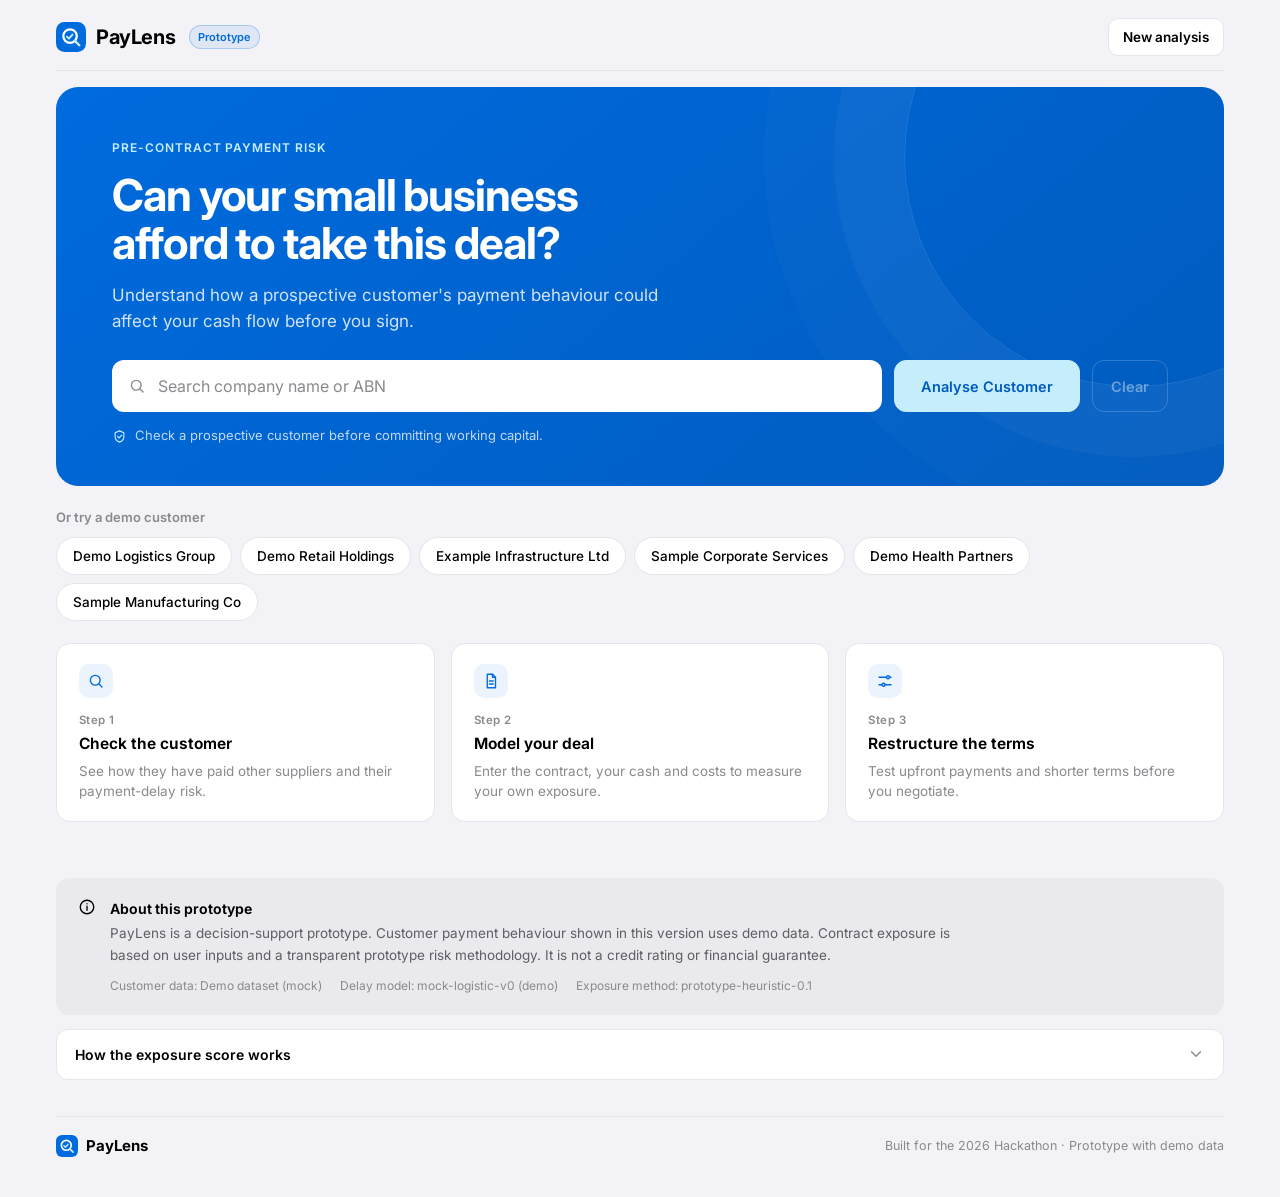
<file: web/index.html>
<!doctype html>
<html lang="en-AU">
<head>
<meta charset="utf-8">
<meta name="viewport" content="width=device-width, initial-scale=1">
<title>PayLens</title>
<link rel="stylesheet" href="https://fonts.googleapis.com/css2?family=Inter:wght@400;500;600;700&display=swap">
<style>
:root {
  /* Brand palette (user-specified) */
  --primary: #006BDE;
  --primary-hover: #005BBE;
  --background: #F2F2F7;
  --surface: #FFFFFF;
  --accent-light: #C5EDFC;
  --text-primary: #000000;
  --text-secondary: #8A8A8E;
  --danger: #FF3B30;
  --border: #E5E5EA;

  /* Derived tokens */
  --primary-tint: rgba(0, 107, 222, 0.08);
  --accent-tint: #EEF9FE;
  --border-soft: #EFEFF4;
  --separator: #D1D1D6;
  --panel: #E9E9EE;
  --low: #248A3D;      --low-bg: #E7F6EA;
  --moderate: #BF7E00; --moderate-bg: #FFF6DF;
  --high: #E86A10;     --high-bg: #FFF1E5;
  --critical: var(--danger); --critical-bg: #FFECEB;
  --radius: 16px;
  --shadow: 0 1px 2px rgba(0, 0, 0, 0.04), 0 4px 16px rgba(0, 0, 0, 0.04);
  --font: -apple-system, BlinkMacSystemFont, "Inter", "Segoe UI", Roboto, "Helvetica Neue", Arial, sans-serif;
  color-scheme: light;
}

*, *::before, *::after { box-sizing: border-box; }
html { -webkit-text-size-adjust: 100%; }
body { margin: 0; background: var(--background); color: var(--text-primary); font-family: var(--font);
  font-size: 15px; line-height: 1.5; -webkit-font-smoothing: antialiased; padding-inline: 16px; }
button, input { font: inherit; color: inherit; }
button { cursor: pointer; }
.sr-only { position: absolute; width: 1px; height: 1px; padding: 0; margin: -1px; overflow: hidden; clip: rect(0 0 0 0); white-space: nowrap; border: 0; }
[hidden] { display: none !important; }
:focus-visible { outline: 3px solid rgba(0, 107, 222, 0.45); outline-offset: 2px; }

.pl-page { max-width: 1168px; margin: 0 auto; padding-block: 18px 40px; }
.pl-icon { flex: 0 0 auto; }

/* ---------- Type primitives ---------- */
.pl-eyebrow { font-size: 12px; font-weight: 600; letter-spacing: .08em; text-transform: uppercase; color: var(--primary); }
.pl-label-caps { font-size: 11.5px; font-weight: 600; letter-spacing: .08em; text-transform: uppercase; color: var(--text-secondary); }
.pl-section-head { margin: 44px 0 16px; }
.pl-section-title { font-size: 26px; line-height: 1.25; font-weight: 700; letter-spacing: -0.015em; margin: 6px 0 0; text-wrap: balance; }
.pl-section-lead { font-size: 15px; line-height: 1.55; color: var(--text-secondary); margin-top: 6px; max-width: 640px; }
.pl-small { font-size: 12.5px; color: var(--text-secondary); line-height: 1.5; }
.pl-subhead { font-size: 13px; font-weight: 600; margin: 18px 0 8px; }
.pl-footnote { margin-top: 16px; font-size: 11.5px; color: var(--text-secondary); }
.pl-text--low { color: var(--low); } .pl-text--moderate { color: var(--moderate); }
.pl-text--high { color: var(--high); } .pl-text--critical { color: var(--critical); }
code { font-size: 12px; background: var(--background); padding: 1px 5px; border-radius: 5px; font-family: ui-monospace, SFMono-Regular, Menlo, monospace; }

/* ---------- Cards ---------- */
.pl-card { background: var(--surface); border: 1px solid var(--border); border-radius: var(--radius); padding: 26px 28px; box-shadow: var(--shadow); position: relative; }
.pl-accent { border-top: 3px solid var(--border); }
.pl-accent--low { border-top-color: var(--low); } .pl-accent--moderate { border-top-color: var(--moderate); }
.pl-accent--high { border-top-color: var(--high); } .pl-accent--critical { border-top-color: var(--critical); }
.pl-card-head { margin-bottom: 18px; }
.pl-card-title { font-size: 16px; font-weight: 650; margin: 0; }
.pl-card-title--lg { font-size: 20px; letter-spacing: -0.01em; }
.pl-card-meta { font-size: 13px; color: var(--text-secondary); margin-top: 3px; }

/* ---------- Badges ---------- */
.pl-badge { display: inline-flex; align-items: center; gap: 7px; font-size: 11.5px; font-weight: 700; letter-spacing: .08em;
  padding: 5px 11px 5px 9px; border-radius: 999px; border: 1px solid transparent; line-height: 1; white-space: nowrap; }
.pl-badge i { width: 7px; height: 7px; border-radius: 50%; background: currentColor; display: inline-block; }
.pl-badge--sm { font-size: 10.5px; padding: 4px 9px 4px 8px; gap: 6px; }
.pl-badge--low { color: var(--low); background: var(--low-bg); border-color: rgba(36,138,61,.2); }
.pl-badge--moderate { color: var(--moderate); background: var(--moderate-bg); border-color: rgba(191,126,0,.22); }
.pl-badge--high { color: var(--high); background: var(--high-bg); border-color: rgba(232,106,16,.22); }
.pl-badge--critical { color: var(--critical); background: var(--critical-bg); border-color: rgba(255,59,48,.22); }

/* ---------- Buttons ---------- */
.pl-btn { display: inline-flex; align-items: center; justify-content: center; gap: 8px; min-height: 44px; padding: 0 18px;
  border-radius: 10px; font-weight: 600; font-size: 14.5px; border: 1px solid var(--border); background: var(--surface);
  color: var(--text-primary); white-space: nowrap; transition: background-color .15s ease, border-color .15s ease, color .15s ease; }
.pl-btn:hover { border-color: var(--primary); color: var(--primary); }
.pl-btn--primary { background: var(--primary); border-color: var(--primary); color: #fff; }
.pl-btn--primary:hover { background: var(--primary-hover); border-color: var(--primary-hover); color: #fff; }
.pl-btn--block { width: 100%; }
.pl-btn:disabled, .pl-btn:disabled:hover { background: var(--background); border-color: var(--border); color: var(--text-secondary); cursor: not-allowed; }
.pl-btn--sm { min-height: 38px; padding: 0 14px; font-size: 13.5px; }

/* ---------- Navigation ---------- */
.pl-nav { display: flex; justify-content: space-between; align-items: center; gap: 12px; padding-bottom: 14px; border-bottom: 1px solid var(--border); }
.pl-brand { display: flex; align-items: center; gap: 10px; }
.pl-wordmark { font-size: 20px; font-weight: 700; letter-spacing: -0.02em; }
.pl-proto { font-size: 11px; font-weight: 600; color: var(--primary); border: 1px solid rgba(0,107,222,.25); background: var(--primary-tint);
  padding: 3px 8px; border-radius: 999px; margin-left: 4px; }

/* ---------- Hero ---------- */
.pl-hero { margin-top: 16px; background: linear-gradient(140deg, var(--primary) 0%, var(--primary-hover) 100%); border-radius: 22px;
  padding: 52px 56px 40px; position: relative; overflow: hidden; color: #fff; transition: padding .25s ease; }
.pl-hero::after { content: ""; position: absolute; right: -140px; top: -160px; width: 460px; height: 460px; border-radius: 50%;
  border: 1px solid rgba(255,255,255,.12); pointer-events: none; box-shadow: 0 0 0 70px rgba(255,255,255,.03), 0 0 0 140px rgba(255,255,255,.02); }
.pl-hero > * { position: relative; z-index: 1; }
.pl-hero .pl-eyebrow { color: var(--accent-light); }
.pl-hero-title { font-size: 44px; line-height: 1.1; font-weight: 700; letter-spacing: -0.025em; margin: 14px 0; max-width: 720px; text-wrap: balance; }
.pl-hero-sub { font-size: 17px; line-height: 1.55; max-width: 560px; margin: 0; color: rgba(255,255,255,.82); }
.pl-search-row { display: grid; grid-template-columns: minmax(0, 1fr) auto auto; gap: 12px; margin-top: 26px; }
.pl-search { position: relative; }
.pl-search .pl-icon { position: absolute; left: 16px; top: 50%; transform: translateY(-50%); color: var(--text-secondary); pointer-events: none; }
.pl-search input { width: 100%; height: 52px; border: 0; border-radius: 12px; background: #fff; color: var(--text-primary);
  padding: 0 16px 0 46px; font-size: 16px; outline: none; }
.pl-search input::placeholder { color: var(--text-secondary); }
.pl-search input:focus-visible { box-shadow: 0 0 0 3px rgba(197,237,252,.9); }
.pl-search input::-webkit-search-cancel-button { display: none; }
.pl-btn--hero { min-height: 52px; border-radius: 12px; padding: 0 26px; background: var(--accent-light); border-color: var(--accent-light); color: var(--primary-hover); }
.pl-btn--hero:hover { background: #fff; border-color: #fff; color: var(--primary-hover); }
.pl-btn--ghost { min-height: 52px; border-radius: 12px; background: transparent; border-color: rgba(255,255,255,.4); color: #fff; }
.pl-btn--ghost:hover { background: rgba(255,255,255,.1); border-color: rgba(255,255,255,.8); color: #fff; }
.pl-btn--ghost:disabled, .pl-btn--ghost:disabled:hover { background: transparent; border-color: rgba(255,255,255,.18); color: rgba(255,255,255,.4); }
.pl-hero-helper { display: flex; align-items: center; gap: 8px; font-size: 13px; color: rgba(255,255,255,.75); margin-top: 14px; }
.pl-hero-helper .pl-icon { color: var(--accent-light); }
.pl-hero.is-compact { padding: 30px 40px 26px; }
.pl-hero.is-compact .pl-hero-title { font-size: 28px; margin: 8px 0 0; }
.pl-hero.is-compact .pl-hero-title br, .pl-hero.is-compact .pl-hero-sub { display: none; }
.pl-hero.is-compact .pl-search-row { margin-top: 18px; }

/* ---------- Initial state ---------- */
.pl-quickpicks { margin-top: 22px; }
.pl-quickpick-label { font-size: 13px; font-weight: 600; color: var(--text-secondary); margin-bottom: 10px; }
.pl-chiprow { display: flex; flex-wrap: wrap; gap: 8px; }
.pl-pick { min-height: 38px; border-radius: 999px; padding: 0 16px; font-size: 13.5px; font-weight: 500; }
.pl-steps { display: grid; grid-template-columns: repeat(3, 1fr); gap: 16px; margin-top: 22px; }
.pl-step { background: var(--surface); border: 1px solid var(--border); border-radius: 14px; padding: 20px 22px; }
.pl-step-icon { width: 34px; height: 34px; border-radius: 10px; background: var(--primary-tint); color: var(--primary);
  display: flex; align-items: center; justify-content: center; margin-bottom: 14px; }
.pl-step-num { font-size: 11.5px; font-weight: 600; color: var(--text-secondary); letter-spacing: .04em; }
.pl-step-title { font-size: 15.5px; font-weight: 650; margin-top: 2px; }
.pl-step-body { font-size: 13.5px; line-height: 1.5; color: var(--text-secondary); margin-top: 6px; }

/* ---------- Search results / empty states ---------- */
.pl-results { margin-top: 16px; background: var(--surface); border: 1px solid var(--border); border-radius: var(--radius); padding: 16px 24px 6px; box-shadow: var(--shadow); }
.pl-results-head { font-size: 13px; font-weight: 600; padding-bottom: 10px; display: flex; gap: 6px; flex-wrap: wrap; }
.pl-results-query { color: var(--text-secondary); font-weight: 500; }
.pl-result { display: flex; align-items: center; gap: 14px; border-top: 1px solid var(--border-soft); padding: 12px 0; }
.pl-result-avatar { width: 38px; height: 38px; border-radius: 10px; background: var(--background); font-weight: 700;
  display: flex; align-items: center; justify-content: center; font-size: 15px; flex: 0 0 auto; }
.pl-result--selected .pl-result-avatar { background: var(--primary); color: #fff; }
.pl-result-text { flex: 1; min-width: 0; }
.pl-result-name { font-size: 15px; font-weight: 600; }
.pl-result-meta { font-size: 13px; color: var(--text-secondary); margin-top: 2px; }
.pl-result .pl-btn { min-width: 108px; }
.pl-tag { font-size: 10.5px; font-weight: 600; color: var(--text-secondary); background: var(--background); padding: 2px 7px; border-radius: 6px; margin-left: 6px; vertical-align: 2px; }
.pl-empty { display: flex; gap: 14px; align-items: flex-start; background: var(--surface); border: 1px dashed var(--separator); border-radius: 14px; padding: 18px 20px; margin-top: 16px; }
.pl-empty-icon { width: 38px; height: 38px; border-radius: 50%; background: var(--background); color: var(--primary); display: flex; align-items: center; justify-content: center; flex: 0 0 auto; }
.pl-empty-title { font-size: 15px; font-weight: 650; }
.pl-empty-body { font-size: 13.5px; color: var(--text-secondary); margin-top: 3px; line-height: 1.5; }
.pl-notice { display: flex; gap: 9px; align-items: flex-start; font-size: 13px; line-height: 1.45; padding: 10px 12px; border-radius: 10px; background: var(--background); margin: 4px 0 12px; }
.pl-notice .pl-icon { margin-top: 1px; color: var(--primary); }
.pl-notice--negative { background: var(--moderate-bg); } .pl-notice--negative .pl-icon { color: var(--moderate); }

/* ---------- Customer profile ---------- */
.pl-customer-head { display: flex; justify-content: space-between; align-items: flex-end; gap: 16px; margin: 40px 0 18px; }
.pl-customer-name { font-size: 30px; font-weight: 700; letter-spacing: -0.02em; margin: 6px 0 10px; line-height: 1.15; }
.pl-chips { display: flex; flex-wrap: wrap; gap: 8px; }
.pl-chip { font-size: 12.5px; background: var(--surface); border: 1px solid var(--border); padding: 4px 10px; border-radius: 999px; }
.pl-chip--muted { color: var(--text-secondary); font-style: italic; }
.pl-chip--demo { color: var(--primary); border-color: rgba(0,107,222,.25); background: var(--primary-tint); }
.pl-asof { font-size: 12px; color: var(--text-secondary); white-space: nowrap; }
.pl-grid-2 { display: grid; grid-template-columns: 7fr 5fr; gap: 20px; }
.pl-stack { display: flex; gap: 3px; height: 14px; border-radius: 999px; overflow: hidden; background: var(--background); }
.pl-seg-bar { display: block; height: 100%; }
.pl-c1 { background: var(--primary); } .pl-c2 { background: #8FD0F7; } .pl-c3 { background: var(--high); }
.pl-legend { display: grid; grid-template-columns: repeat(3, 1fr); gap: 12px; margin-top: 16px; }
.pl-legend-key { display: flex; align-items: center; gap: 7px; font-size: 12.5px; color: var(--text-secondary); }
.pl-dot { width: 9px; height: 9px; border-radius: 3px; display: inline-block; flex: 0 0 auto; }
.pl-legend-val { font-size: 26px; font-weight: 650; margin-top: 4px; letter-spacing: -0.01em; font-variant-numeric: tabular-nums; }
.pl-kv-grid { display: grid; grid-template-columns: 1fr 1fr; gap: 12px; margin-top: 20px; }
.pl-kv { background: var(--background); border-radius: 12px; padding: 14px 16px; }
.pl-kv-label { font-size: 12px; color: var(--text-secondary); margin-bottom: 6px; }
.pl-kv-strong { font-size: 15px; font-weight: 650; }
.pl-kv-na { color: var(--text-secondary); font-weight: 500; }
.pl-kv-sub { font-size: 12.5px; color: var(--text-secondary); margin-top: 3px; line-height: 1.4; }
.pl-trend { display: inline-flex; align-items: center; gap: 6px; font-size: 15px; font-weight: 650; }
.pl-trend--bad { color: var(--high); } .pl-trend--good { color: var(--low); } .pl-trend--na { color: var(--text-secondary); font-weight: 500; }
.pl-spark { margin-top: 20px; }
.pl-spark-head { display: flex; justify-content: space-between; font-size: 12.5px; color: var(--text-secondary); margin-bottom: 6px; }
.pl-spark-now { color: var(--text-primary); font-weight: 600; }
.pl-spark-svg { width: 100%; height: 64px; display: block; overflow: visible; }
.pl-spark-line { fill: none; stroke: var(--primary); stroke-width: 2; vector-effect: non-scaling-stroke; }
.pl-spark-area { fill: rgba(0,107,222,.07); stroke: none; }
.pl-spark-grid { stroke: var(--border-soft); stroke-width: 1; vector-effect: non-scaling-stroke; }
.pl-spark-axis { display: flex; justify-content: space-between; font-size: 11.5px; color: var(--text-secondary); margin-top: 4px; }
.pl-spark--empty { display: flex; align-items: center; gap: 8px; font-size: 13px; color: var(--text-secondary); background: var(--background); border-radius: 10px; padding: 12px 14px; }
.pl-risk-level { display: flex; align-items: center; gap: 12px; margin: 10px 0 4px; }
.pl-risk-word { font-size: 34px; font-weight: 700; letter-spacing: -0.02em; line-height: 1.1; }
.pl-risk-prob { font-size: 13.5px; color: var(--text-secondary); margin-bottom: 14px; }
.pl-risk-prob strong { color: var(--text-primary); font-weight: 650; }

/* ---------- Meter ---------- */
.pl-meter { margin: 6px 0 10px; }
.pl-meter-track { position: relative; display: flex; height: 6px; border-radius: 999px; }
.pl-meter-band { height: 100%; display: block; }
.pl-meter-band:first-child { border-radius: 999px 0 0 999px; } .pl-meter-band:nth-child(4) { border-radius: 0 999px 999px 0; }
.pl-band--low { background: #CDEBD5; } .pl-band--moderate { background: #F7E4B2; }
.pl-band--high { background: #FBD5B8; } .pl-band--critical { background: #FFCAC6; }
.pl-meter-marker { position: absolute; top: 50%; width: 14px; height: 14px; border-radius: 50%; background: #fff; border: 3px solid var(--text-primary);
  transform: translate(-50%, -50%); box-shadow: 0 1px 3px rgba(0,0,0,.15); transition: left .3s ease; }
.pl-marker--low { border-color: var(--low); } .pl-marker--moderate { border-color: var(--moderate); }
.pl-marker--high { border-color: var(--high); } .pl-marker--critical { border-color: var(--critical); }
.pl-meter-labels { display: flex; margin-top: 7px; }
.pl-meter-labels span { font-size: 11px; color: var(--text-secondary); }

/* ---------- Reasons ---------- */
.pl-reasons { list-style: none; margin: 0; padding: 0; display: flex; flex-direction: column; gap: 10px; }
.pl-reasons li { display: flex; gap: 10px; align-items: flex-start; font-size: 14px; line-height: 1.45; }
.pl-reasons .pl-icon { margin-top: 1px; color: var(--text-secondary); }
.pl-tone--negative .pl-icon { color: var(--high); }
.pl-tone--negative.pl-lvl--critical .pl-icon { color: var(--critical); }
.pl-tone--negative.pl-lvl--moderate .pl-icon, .pl-tone--negative.pl-lvl--low .pl-icon { color: var(--moderate); }
.pl-tone--positive .pl-icon { color: var(--low); }
.pl-tone--neutral .pl-icon { color: var(--primary); }

/* ---------- Transition ---------- */
.pl-transition { text-align: center; margin: 52px auto 24px; max-width: 680px; }
.pl-transition-line { width: 1px; height: 36px; background: linear-gradient(var(--background), var(--separator)); margin: 0 auto 18px; }
.pl-equation { display: inline-flex; align-items: center; gap: 10px; margin-bottom: 18px; flex-wrap: wrap; justify-content: center; }
.pl-eq-pill { display: inline-flex; align-items: center; gap: 7px; font-size: 13px; font-weight: 600; background: var(--surface); border: 1px solid var(--border); border-radius: 999px; padding: 6px 13px; }
.pl-eq-pill .pl-icon { color: var(--primary); }
.pl-eq-pill--accent { border-color: var(--accent-light); background: var(--accent-tint); }
.pl-eq-sign { color: var(--text-secondary); display: inline-flex; }
.pl-transition-title { font-size: 30px; font-weight: 700; letter-spacing: -0.02em; margin: 0; }
.pl-transition-body { font-size: 15.5px; line-height: 1.6; color: var(--text-secondary); margin: 10px 0 0; }

/* ---------- Deal form ---------- */
.pl-deal-grid { display: grid; grid-template-columns: 5fr 7fr; gap: 28px; align-items: start; }
.pl-form { display: flex; flex-direction: column; gap: 16px; }
.pl-field { display: flex; flex-direction: column; gap: 6px; min-width: 0; }
.pl-field-row { display: grid; grid-template-columns: 1fr 1fr; gap: 12px; }
.pl-label { font-size: 13px; font-weight: 600; color: var(--text-secondary); }
.pl-input { height: 46px; border: 1px solid var(--border); border-radius: 10px; background: var(--surface); padding: 0 14px;
  font-size: 16px; font-weight: 600; font-variant-numeric: tabular-nums; outline: none; width: 100%; }
.pl-input:focus { border-color: var(--primary); box-shadow: 0 0 0 3px rgba(0,107,222,.14); }
.pl-input[aria-invalid="true"] { border-color: var(--critical); }
.pl-field-hint { font-size: 12px; color: var(--text-secondary); min-height: 0; }
.pl-field-hint:empty { display: none; }
.pl-field-hint--error { color: var(--critical); font-weight: 500; }

.pl-segmented { display: grid; grid-template-columns: repeat(4, 1fr); gap: 6px; }
.pl-segmented button { min-height: 42px; border-radius: 10px; border: 1px solid var(--border); background: var(--surface);
  color: var(--text-secondary); font-weight: 600; white-space: nowrap; padding: 0 6px; transition: all .15s ease; }
.pl-segmented button:hover { border-color: var(--primary); color: var(--primary); }
.pl-segmented button[aria-checked="true"] { background: var(--primary); border-color: var(--primary); color: #fff; }

.pl-range-head { display: flex; justify-content: space-between; align-items: baseline; }
.pl-range-val { font-size: 15px; font-weight: 700; color: var(--primary); font-variant-numeric: tabular-nums; }
.pl-range { --pct: 0%; -webkit-appearance: none; appearance: none; width: 100%; height: 22px; background: transparent; margin: 2px 0 0; }
.pl-range::-webkit-slider-runnable-track { height: 6px; border-radius: 999px; background: linear-gradient(to right, var(--primary) var(--pct), var(--border) var(--pct)); }
.pl-range::-moz-range-track { height: 6px; border-radius: 999px; background: var(--border); }
.pl-range::-moz-range-progress { height: 6px; border-radius: 999px; background: var(--primary); }
.pl-range::-webkit-slider-thumb { -webkit-appearance: none; width: 22px; height: 22px; border-radius: 50%; background: #fff; border: 2px solid var(--primary);
  margin-top: -8px; box-shadow: 0 0 0 5px rgba(0,107,222,.14), 0 1px 3px rgba(0,0,0,.15); }
.pl-range::-moz-range-thumb { width: 18px; height: 18px; border-radius: 50%; background: #fff; border: 2px solid var(--primary); box-shadow: 0 0 0 5px rgba(0,107,222,.14); }
.pl-range:focus-visible { outline: none; }
.pl-range:focus-visible::-webkit-slider-thumb { box-shadow: 0 0 0 6px rgba(0,107,222,.3); }
.pl-range-ticks { display: flex; justify-content: space-between; font-size: 11.5px; color: var(--text-secondary); }

/* ---------- Exposure result ---------- */
.pl-card--placeholder { border-style: dashed; box-shadow: none; background: rgba(255,255,255,.6); }
.pl-placeholder-title { font-size: 20px; font-weight: 650; margin: 10px 0 6px; }
.pl-placeholder-body { font-size: 14px; color: var(--text-secondary); }
.pl-placeholder-list { list-style: none; padding: 0; margin: 16px 0 0; display: grid; gap: 10px; }
.pl-placeholder-list li { display: flex; gap: 10px; align-items: center; font-size: 14px; background: var(--background); border-radius: 10px; padding: 11px 14px; }
.pl-placeholder-list .pl-icon { color: var(--primary); }
.pl-exp-top { display: flex; justify-content: space-between; align-items: center; gap: 12px; }
.pl-score { display: flex; align-items: baseline; gap: 8px; margin: 8px 0 6px; }
.pl-score-num { font-size: 64px; font-weight: 700; letter-spacing: -0.035em; line-height: 1; font-variant-numeric: tabular-nums; }
.pl-score-den { font-size: 18px; color: var(--text-secondary); font-weight: 500; }
.pl-metrics { display: grid; grid-template-columns: repeat(4, 1fr); gap: 10px; margin-top: 22px; }
.pl-metric { background: var(--background); border-radius: 12px; padding: 13px 14px; min-width: 0; }
.pl-metric-label { font-size: 11.5px; color: var(--text-secondary); }
.pl-metric-value { font-size: 18px; font-weight: 650; margin-top: 4px; font-variant-numeric: tabular-nums; overflow-wrap: anywhere; }
.pl-metric-sub { font-size: 11px; color: var(--text-secondary); margin-top: 3px; line-height: 1.35; }

/* ---------- Simulator ---------- */
.pl-sim { border-top: 3px solid var(--primary); display: flex; flex-direction: column; gap: 22px; }
.pl-sim-head { display: flex; justify-content: space-between; align-items: center; gap: 16px; flex-wrap: wrap; }
.pl-sim-title { font-size: 16px; font-weight: 650; margin: 0; }
.pl-sim-sub { font-size: 13px; color: var(--text-secondary); margin-top: 2px; }
.pl-sim-grid { display: grid; grid-template-columns: 1fr 1fr; gap: 32px; }
.pl-sim-foot { display: grid; grid-template-columns: 3fr 2fr; gap: 20px; align-items: center; }
.pl-sim-actions { display: flex; flex-direction: column; gap: 10px; }
.pl-live { display: flex; align-items: center; gap: 10px; font-size: 13px; color: var(--text-secondary); }
.pl-live-dot { width: 8px; height: 8px; border-radius: 50%; background: var(--primary); box-shadow: 0 0 0 4px var(--accent-light); }
.pl-live-score { font-size: 22px; font-weight: 700; font-variant-numeric: tabular-nums; }
.pl-suggest { background: var(--accent-tint); border: 1px solid var(--accent-light); border-radius: 12px; padding: 14px 16px; }
.pl-suggest--good { background: var(--low-bg); border-color: rgba(36,138,61,.25); }
.pl-suggest--muted { background: var(--background); border-color: var(--border); }
.pl-suggest-label { display: flex; align-items: center; gap: 7px; font-size: 12.5px; font-weight: 600; color: var(--text-secondary); }
.pl-suggest-label .pl-icon { color: var(--primary); }
.pl-suggest--good .pl-suggest-label .pl-icon { color: var(--low); }
.pl-suggest-value { font-size: 30px; font-weight: 700; letter-spacing: -0.02em; margin-top: 2px; }
.pl-suggest-body { font-size: 13px; color: var(--text-secondary); line-height: 1.45; margin-top: 2px; }

/* ---------- Before / after ---------- */
.pl-compare { display: grid; grid-template-columns: 1fr 76px 1fr; align-items: stretch; margin-top: 20px; }
.pl-ccard { background: var(--surface); border: 1px solid var(--border); border-radius: var(--radius); padding: 24px 26px; box-shadow: var(--shadow); }
.pl-ccard--current { background: #FAFAFC; box-shadow: none; }
.pl-compare--improved .pl-ccard--revised { box-shadow: 0 1px 2px rgba(0,0,0,.05), 0 10px 30px rgba(0,107,222,.10); }
.pl-ccard-score { display: flex; align-items: baseline; gap: 6px; margin: 8px 0 10px; }
.pl-ccard-score span { font-size: 56px; font-weight: 700; letter-spacing: -0.035em; line-height: 1; font-variant-numeric: tabular-nums; }
.pl-ccard-score small { font-size: 16px; color: var(--text-secondary); }
.pl-crows { margin-top: 18px; border-top: 1px solid var(--border-soft); }
.pl-crow { display: flex; justify-content: space-between; gap: 12px; padding: 10px 0; border-bottom: 1px solid var(--border-soft); font-size: 13.5px; }
.pl-crow span:first-child { color: var(--text-secondary); }
.pl-crow span:last-child { font-weight: 600; text-align: right; font-variant-numeric: tabular-nums; }
.pl-crow--changed span:last-child { color: var(--primary); }
.pl-crow--changed span:first-child::after { content: "changed"; font-size: 10px; font-weight: 600; color: var(--primary); background: var(--primary-tint);
  border-radius: 5px; padding: 1px 6px; margin-left: 8px; vertical-align: 1px; }
.pl-compare-mid { display: flex; flex-direction: column; align-items: center; justify-content: center; gap: 10px; }
.pl-compare-arrow { width: 42px; height: 42px; border-radius: 50%; background: var(--surface); border: 1px solid var(--border); color: var(--primary);
  display: flex; align-items: center; justify-content: center; box-shadow: var(--shadow); }
.pl-delta { font-size: 12px; font-weight: 700; color: var(--text-secondary); display: inline-flex; align-items: center; gap: 3px; white-space: nowrap; }
.pl-delta--down { color: var(--low); } .pl-delta--up { color: var(--critical); }
.pl-insight { margin-top: 22px; background: var(--primary); border-radius: var(--radius); padding: 26px 30px; color: #fff; }
.pl-insight-line { font-size: 24px; font-weight: 650; letter-spacing: -0.015em; line-height: 1.3; text-wrap: balance; }
.pl-insight-line em { font-style: normal; color: var(--accent-light); }
.pl-insight--same .pl-insight-line { font-size: 18px; color: rgba(255,255,255,.88); }
.pl-insight-grid { display: grid; grid-template-columns: repeat(3, 1fr); gap: 12px; margin-top: 20px; }
.pl-insight-item { border-top: 1px solid rgba(255,255,255,.2); padding-top: 12px; }
.pl-insight-k { display: flex; align-items: center; gap: 7px; font-size: 12px; color: rgba(255,255,255,.72); }
.pl-insight-v { font-size: 17px; font-weight: 650; margin-top: 5px; }
.pl-insight-v--good { color: var(--accent-light); } .pl-insight-v--bad { color: #FFD3D0; }
.pl-insight-s { font-size: 12.5px; color: rgba(255,255,255,.75); margin-top: 3px; line-height: 1.4; }

/* ---------- Recommendations ---------- */
.pl-recs { display: grid; grid-template-columns: 1fr 1fr; gap: 14px; }
.pl-rec { display: flex; gap: 14px; background: var(--surface); border: 1px solid var(--border); border-radius: 14px; padding: 18px 20px; }
.pl-rec:last-child:nth-child(odd) { grid-column: 1 / -1; }
.pl-rec-icon { width: 32px; height: 32px; border-radius: 9px; display: flex; align-items: center; justify-content: center; flex: 0 0 auto; background: var(--primary-tint); color: var(--primary); }
.pl-rec--positive .pl-rec-icon { background: var(--low-bg); color: var(--low); }
.pl-rec--negative .pl-rec-icon { background: var(--critical-bg); color: var(--critical); }
.pl-rec--neutral .pl-rec-icon { background: var(--background); color: var(--text-secondary); }
.pl-rec-title { font-size: 15px; font-weight: 650; line-height: 1.35; }
.pl-rec-body { font-size: 13.5px; color: var(--text-secondary); line-height: 1.5; margin-top: 4px; }

/* ---------- About / methodology / footer ---------- */
.pl-about { display: flex; gap: 14px; background: var(--panel); border-radius: 14px; padding: 20px 22px; margin-top: 56px; }
.pl-about-icon { color: var(--primary); margin-top: 1px; }
.pl-about-title { font-size: 14px; font-weight: 650; }
.pl-about-body { font-size: 13.5px; color: #5E5E63; line-height: 1.6; margin-top: 4px; max-width: 860px; }
.pl-about-meta { display: flex; flex-wrap: wrap; gap: 6px 18px; font-size: 12px; color: var(--text-secondary); margin-top: 10px; }
.pl-method { margin-top: 14px; background: var(--surface); border: 1px solid var(--border); border-radius: 12px; }
.pl-method summary { cursor: pointer; padding: 14px 18px; font-size: 14px; font-weight: 600; list-style: none; display: flex; justify-content: space-between; align-items: center; }
.pl-method summary::-webkit-details-marker { display: none; }
.pl-method summary .pl-icon { transition: transform .2s ease; color: var(--text-secondary); }
.pl-method[open] summary .pl-icon { transform: rotate(180deg); }
.pl-method-body { padding: 0 18px 16px; }
.pl-table-wrap { overflow-x: auto; }
.pl-table { width: 100%; border-collapse: collapse; font-size: 13px; margin: 0 0 14px; }
.pl-table th { text-align: left; font-size: 11.5px; font-weight: 600; color: var(--text-secondary); padding: 8px 10px; border-bottom: 1px solid var(--border); }
.pl-table td { padding: 10px; border-bottom: 1px solid var(--border-soft); vertical-align: top; }
.pl-num { text-align: right !important; font-variant-numeric: tabular-nums; }
.pl-method-bands { display: flex; flex-wrap: wrap; gap: 8px 18px; font-size: 12.5px; color: var(--text-secondary); margin-bottom: 12px; }
.pl-method-bands span { display: inline-flex; align-items: center; gap: 6px; }
.pl-footer { display: flex; justify-content: space-between; align-items: center; gap: 12px; flex-wrap: wrap; border-top: 1px solid var(--border); margin-top: 36px; padding-top: 18px; }
.pl-footer-brand { display: flex; align-items: center; gap: 8px; font-weight: 700; font-size: 15px; }
.pl-footer-meta { font-size: 12.5px; color: var(--text-secondary); }

/* ---------- Toast ---------- */
.pl-toast { position: fixed; left: 50%; bottom: 24px; transform: translate(-50%, 20px); background: #1C1C1E; color: #fff; font-size: 14px; font-weight: 500;
  padding: 11px 18px; border-radius: 12px; box-shadow: 0 8px 24px rgba(0,0,0,.2); opacity: 0; pointer-events: none; transition: opacity .2s ease, transform .2s ease; max-width: calc(100vw - 32px); }
.pl-toast.is-on { opacity: 1; transform: translate(-50%, 0); }

/* ---------- Motion ---------- */
@keyframes plFadeUp { from { opacity: .4; transform: translateY(6px); } to { opacity: 1; transform: none; } }
.pl-reveal { animation: plFadeUp .35s ease-out both; }
@media (prefers-reduced-motion: reduce) {
  .pl-reveal { animation: none; }
  .pl-meter-marker, .pl-hero, .pl-toast { transition: none; }
}

/* ---------- Responsive ---------- */
@media (max-width: 1000px) { .pl-metrics { grid-template-columns: 1fr 1fr; } }
@media (max-width: 860px) {
  .pl-grid-2, .pl-deal-grid, .pl-sim-grid, .pl-sim-foot, .pl-recs, .pl-steps { grid-template-columns: 1fr; }
  .pl-rec:last-child:nth-child(odd) { grid-column: auto; }
}
@media (max-width: 720px) {
  .pl-proto { display: none; }
  .pl-hero { padding: 32px 22px 26px; border-radius: 18px; }
  .pl-hero.is-compact { padding: 24px 20px 22px; }
  .pl-hero-title { font-size: 31px; } .pl-hero-title br { display: none; }
  .pl-hero.is-compact .pl-hero-title { font-size: 22px; }
  .pl-hero-sub { font-size: 15.5px; }
  .pl-search-row { grid-template-columns: 1fr 1fr; }
  .pl-search { grid-column: 1 / -1; }
  .pl-section-title, .pl-transition-title { font-size: 23px; }
  .pl-customer-name { font-size: 25px; }
  .pl-customer-head { flex-direction: column; align-items: flex-start; }
  .pl-card { padding: 20px 18px; }
  .pl-results { padding: 14px 16px 4px; }
  .pl-legend-val { font-size: 21px; }
  .pl-kv-grid, .pl-field-row { grid-template-columns: 1fr; }
  .pl-compare { grid-template-columns: 1fr; gap: 10px; }
  .pl-compare-mid { flex-direction: row; }
  .pl-compare-arrow { transform: rotate(90deg); }
  .pl-insight { padding: 22px 20px; } .pl-insight-line { font-size: 20px; }
  .pl-insight-grid { grid-template-columns: 1fr; }
  .pl-score-num { font-size: 54px; } .pl-ccard-score span { font-size: 46px; }
  .pl-result .pl-btn { min-width: 0; }
}
@media (max-width: 420px) {
  .pl-metric-value { font-size: 16px; }
  .pl-legend { gap: 8px; } .pl-legend-key { font-size: 11.5px; }
  .pl-segmented button { font-size: 13.5px; }
}
</style>
</head>
<body>
<div class="pl-page" id="top">
  <header class="pl-nav">
    <div class="pl-brand">
      <span data-icon="logo"></span>
      <span class="pl-wordmark">PayLens</span>
      <span class="pl-proto">Prototype</span>
    </div>
    <button type="button" class="pl-btn pl-btn--sm" id="btn-new">New analysis</button>
  </header>

  <main>
    <section class="pl-hero" id="hero" aria-labelledby="hero-title">
      <div class="pl-eyebrow">Pre-contract payment risk</div>
      <h1 class="pl-hero-title" id="hero-title">Can your small business <br>afford to take this deal?</h1>
      <p class="pl-hero-sub">Understand how a prospective customer's payment behaviour could affect your cash flow before you sign.</p>
      <form class="pl-search-row" id="search-form" role="search" autocomplete="off">
        <div class="pl-search">
          <span data-icon="search" data-size="18"></span>
          <label class="sr-only" for="search-input">Search company name or ABN</label>
          <input id="search-input" type="search" placeholder="Search company name or ABN" autocomplete="off" spellcheck="false">
        </div>
        <button type="submit" class="pl-btn pl-btn--hero" id="btn-analyse-customer">Analyse Customer</button>
        <button type="button" class="pl-btn pl-btn--ghost" id="btn-clear" disabled>Clear</button>
      </form>
      <div class="pl-hero-helper"><span data-icon="shield" data-size="15"></span><span>Check a prospective customer before committing working capital.</span></div>
    </section>

    <div id="results" aria-live="polite"></div>

    <div id="intro">
      <div class="pl-quickpicks">
        <div class="pl-quickpick-label">Or try a demo customer</div>
        <div class="pl-chiprow" id="quickpicks"></div>
      </div>
      <div class="pl-steps" id="steps"></div>
    </div>

    <section id="customer" hidden></section>

    <section id="deal-section" hidden>
      <div class="pl-transition">
        <div class="pl-transition-line"></div>
        <div class="pl-equation">
          <span class="pl-eq-pill"><span data-icon="user" data-size="15"></span>Customer risk</span>
          <span class="pl-eq-sign" aria-label="is not the same as"><span data-icon="equal-not" data-size="18"></span></span>
          <span class="pl-eq-pill pl-eq-pill--accent"><span data-icon="doc" data-size="15"></span>Contract risk</span>
        </div>
        <h2 class="pl-transition-title">Now assess the deal itself.</h2>
        <p class="pl-transition-body">Customer payment behaviour is only part of the picture. The same customer can create very different exposure depending on your contract and available cash.</p>
      </div>

      <div class="pl-deal-grid">
        <form class="pl-card pl-form" id="deal-form" novalidate>
          <div>
            <h3 class="pl-card-title pl-card-title--lg">Your proposed deal</h3>
            <div class="pl-card-meta">Enter the contract you're considering. Amounts in AUD — 120,000 or 120k both work.</div>
          </div>
          <div class="pl-field">
            <label class="pl-label" for="in-contract">Contract value</label>
            <input class="pl-input" id="in-contract" inputmode="decimal" value="$120,000" data-zero="A zero-value contract creates no exposure.">
            <div class="pl-field-hint" id="hint-contract"></div>
          </div>
          <div class="pl-field-row">
            <div class="pl-field">
              <label class="pl-label" for="in-cash">Available cash</label>
              <input class="pl-input" id="in-cash" inputmode="decimal" value="$45,000" data-zero="No cash buffer — any delay hits immediately.">
              <div class="pl-field-hint" id="hint-cash"></div>
            </div>
            <div class="pl-field">
              <label class="pl-label" for="in-costs">Monthly operating costs</label>
              <input class="pl-input" id="in-costs" inputmode="decimal" value="$25,000" data-zero="Runway won't be treated as a constraint.">
              <div class="pl-field-hint" id="hint-costs"></div>
            </div>
          </div>
          <div class="pl-field">
            <span class="pl-label" id="lbl-terms">Payment terms</span>
            <div class="pl-segmented" role="radiogroup" aria-labelledby="lbl-terms" id="in-terms" data-value="60"></div>
          </div>
          <div class="pl-field">
            <div class="pl-range-head"><label class="pl-label" for="in-upfront">Upfront payment</label><span class="pl-range-val" id="val-upfront">0%</span></div>
            <input type="range" class="pl-range" id="in-upfront" min="0" max="100" step="5" value="0">
            <div class="pl-range-ticks"><span>0%</span><span>100%</span></div>
            <div class="pl-field-hint" id="hint-upfront"></div>
          </div>
          <button type="submit" class="pl-btn pl-btn--primary pl-btn--block" id="btn-analyse-deal">Analyse My Deal</button>
        </form>
        <div id="exposure"></div>
      </div>
    </section>

    <section id="sim-section" hidden>
      <div class="pl-section-head" id="simulator">
        <div class="pl-eyebrow">Deal restructuring simulator</div>
        <h2 class="pl-section-title">Make this deal safer</h2>
        <div class="pl-section-lead">Adjust the terms below to see how the structure of the deal changes your exposure.</div>
      </div>
      <div class="pl-card pl-sim">
        <div class="pl-sim-head">
          <div>
            <h3 class="pl-sim-title">Revised terms</h3>
            <div class="pl-sim-sub">The customer, contract value and your cash position stay the same.</div>
          </div>
          <div id="sim-live" aria-live="polite"></div>
        </div>
        <div class="pl-sim-grid">
          <div class="pl-field">
            <div class="pl-range-head"><label class="pl-label" for="sim-upfront">Upfront payment</label><span class="pl-range-val" id="val-sim-upfront">0%</span></div>
            <input type="range" class="pl-range" id="sim-upfront" min="0" max="100" step="5" value="0">
            <div class="pl-range-ticks"><span>0%</span><span>100%</span></div>
            <div class="pl-field-hint" id="hint-sim-upfront"></div>
          </div>
          <div class="pl-field">
            <span class="pl-label" id="lbl-sim-terms">Payment terms</span>
            <div class="pl-segmented" role="radiogroup" aria-labelledby="lbl-sim-terms" id="sim-terms" data-value="60"></div>
          </div>
        </div>
        <div class="pl-sim-foot">
          <div id="suggest"></div>
          <div class="pl-sim-actions">
            <button type="button" class="pl-btn pl-btn--primary" id="btn-apply">Apply suggestion</button>
            <button type="button" class="pl-btn" id="btn-reset-sim">Reset to current deal</button>
          </div>
        </div>
      </div>
      <div id="compare"></div>
      <div class="pl-section-head">
        <div class="pl-eyebrow">Recommendation</div>
        <h2 class="pl-section-title">What to do next</h2>
        <div class="pl-section-lead">Based on your revised deal. Decision support only — not financial or legal advice.</div>
      </div>
      <div id="recs"></div>
    </section>

    <aside class="pl-about">
      <span class="pl-about-icon" data-icon="info"></span>
      <div>
        <div class="pl-about-title">About this prototype</div>
        <div class="pl-about-body">PayLens is a decision-support prototype. Customer payment behaviour shown in this version uses demo data. Contract exposure is based on user inputs and a transparent prototype risk methodology. It is not a credit rating or financial guarantee.</div>
        <div class="pl-about-meta"><span>Customer data: Demo dataset (mock)</span><span>Delay model: mock-logistic-v0 (demo)</span><span>Exposure method: prototype-heuristic-0.1</span></div>
      </div>
    </aside>
    <details class="pl-method">
      <summary>How the exposure score works <span data-icon="chevron" data-size="18"></span></summary>
      <div class="pl-method-body" id="method"></div>
    </details>
  </main>

  <footer class="pl-footer">
    <div class="pl-footer-brand"><span data-icon="logo" data-size="22"></span>PayLens</div>
    <div class="pl-footer-meta">Built for the 2026 Hackathon · Prototype with demo data</div>
  </footer>
</div>
<div class="pl-toast" id="toast" role="status" aria-live="polite"></div>

<script>
/* PayLens engine — browser port of src/formatting.py, src/mock_services.py,
   src/risk_engine.py and src/recommendations.py. Same inputs, same outputs.
   Mock data only: every company here is fictional demo data. */
(function (root) {
  "use strict";

  // ---------------------------------------------------------------- utils
  function pyRound(x) {                       // Python round(): half to even
    const f = Math.floor(x), d = x - f;
    if (Math.abs(d - 0.5) < 1e-12) return f % 2 === 0 ? f : f + 1;
    return Math.round(x);
  }
  const clamp = (v, lo, hi) => Math.min(Math.max(v, lo), hi);
  const pct0 = (f) => `${pyRound(f * 100)}%`;

  // ----------------------------------------------------------- formatting
  const MAX_AMOUNT = 1e12;
  function fmtCurrency(value, compactFrom = 10_000_000) {
    const n = Number(value);
    if (value === null || value === undefined || !isFinite(n)) return "—";
    const sign = n < 0 ? "-" : "";
    const v = Math.abs(n);
    const grp = (x, d) => x.toLocaleString("en-US", { minimumFractionDigits: d, maximumFractionDigits: d });
    if (v >= 1e9 && v >= compactFrom) return `${sign}$${grp(v / 1e9, 1)}B`;
    if (v >= 1e6 && v >= compactFrom) return `${sign}$${grp(v / 1e6, 1)}M`;
    return `${sign}$${grp(v, 0)}`;
  }
  function fmtRatio(r) {
    if (r === null || r === undefined) return "No cash buffer";
    if (r >= 100) return ">100×";
    if (r >= 10) return `${r.toFixed(0)}×`;
    return `${r.toFixed(1)}×`;
  }
  function fmtMonths(m) {
    if (m === null || m === undefined) return "Not constrained";
    if (m <= 0) return "0 months";
    if (m >= 120) return "10+ years";
    if (m >= 24) return `${(m / 12).toFixed(1)} years`;
    return `${m.toFixed(1)} months`;
  }
  function fmtPct(f, digits = 0) {
    const n = Number(f);
    if (!isFinite(n)) return "—";
    return digits ? `${(n * 100).toFixed(digits)}%` : pct0(n);
  }
  function parseAmount(text) {
    if (text === null || text === undefined) return null;
    if (typeof text === "number") return text >= 0 && text <= MAX_AMOUNT ? text : null;
    let s = String(text).trim().toLowerCase();
    if (!s) return null;
    s = s.replace(/aud/g, "").replace(/[$,\s_]/g, "");
    const m = s.match(/^(\d+(?:\.\d+)?|\.\d+)([kmb])?$/);
    if (!m) return null;
    const v = parseFloat(m[1]) * ({ k: 1e3, m: 1e6, b: 1e9 }[m[2]] || 1);
    if (v > MAX_AMOUNT) return null;
    return Math.round(v * 100) / 100;
  }
  function fmtAmountInput(v) {
    if (v === null || v === undefined) return "";
    return Number.isInteger(v) ? `$${v.toLocaleString("en-US")}`
      : `$${v.toLocaleString("en-US", { minimumFractionDigits: 2, maximumFractionDigits: 2 })}`;
  }

  // -------------------------------------------------------- mock services
  const COMPANIES = [
    { company_id: "demo-logistics", name: "Demo Logistics Group", abn: "00 100 200 301",
      industry: "Transport, postal & warehousing", size_band: "Large business",
      pct_within_30: 0.31, pct_31_60: 0.49, pct_over_60: 0.20, avg_days_to_pay: 47,
      trend: "worsening", trend_delta_days: 9, peer_slower_than_pct: 0.72,
      peer_group: "Transport, postal & warehousing", history_days: [36, 38, 39, 42, 45, 47] },
    { company_id: "demo-retail", name: "Demo Retail Holdings", abn: "00 100 200 302",
      industry: "Retail trade", size_band: "Large business",
      pct_within_30: 0.52, pct_31_60: 0.36, pct_over_60: 0.12, avg_days_to_pay: 36,
      trend: "stable", trend_delta_days: 1, peer_slower_than_pct: 0.55,
      peer_group: "Retail trade", history_days: [35, 37, 36, 35, 36, 36] },
    { company_id: "example-infrastructure", name: "Example Infrastructure Ltd", abn: "00 100 200 303",
      industry: "Construction", size_band: "Large business",
      pct_within_30: 0.18, pct_31_60: 0.44, pct_over_60: 0.38, avg_days_to_pay: 61,
      trend: "worsening", trend_delta_days: 14, peer_slower_than_pct: 0.88,
      peer_group: "Construction", history_days: [47, 50, 52, 55, 58, 61] },
    { company_id: "sample-corporate", name: "Sample Corporate Services", abn: "00 100 200 304",
      industry: "Professional, scientific & technical services", size_band: "Large business",
      pct_within_30: 0.78, pct_31_60: 0.18, pct_over_60: 0.04, avg_days_to_pay: 24,
      trend: "improving", trend_delta_days: -6, peer_slower_than_pct: 0.21,
      peer_group: "Professional services", history_days: [30, 29, 27, 26, 25, 24] },
    { company_id: "demo-health", name: "Demo Health Partners", abn: "00 100 200 305",
      industry: "Health care & social assistance", size_band: "Large business",
      pct_within_30: 0.66, pct_31_60: 0.26, pct_over_60: 0.08, avg_days_to_pay: 29,
      trend: "stable", trend_delta_days: 0, peer_slower_than_pct: 0.38,
      peer_group: "Health care", history_days: [29, 30, 28, 29, 30, 29] },
    { company_id: "sample-manufacturing", name: "Sample Manufacturing Co", abn: "00 100 200 306",
      industry: null, size_band: "Large business",
      pct_within_30: 0.60, pct_31_60: 0.30, pct_over_60: 0.10, avg_days_to_pay: 33,
      trend: null, trend_delta_days: null, peer_slower_than_pct: null,
      peer_group: null, history_days: null },
  ];
  const PERIODS = ["H2 2023", "H1 2024", "H2 2024", "H1 2025", "H2 2025", "H1 2026"];
  const BY_ID = Object.fromEntries(COMPANIES.map((c) => [c.company_id, c]));
  const DATA_AS_OF = "Demo dataset · H1 2026 reporting period";
  const MODEL_NAME = "mock-logistic-v0 (demo)";
  const digits = (s) => String(s || "").replace(/\D/g, "");
  const publicCompany = (c) => ({ company_id: c.company_id, name: c.name, abn: c.abn,
    industry: c.industry, size_band: c.size_band, is_demo: true });

  function searchCompany(query) {
    const q = String(query || "").trim().toLowerCase();
    if (!q) return [];
    const qd = digits(q);
    const tokens = q.split(/\s+/).filter(Boolean);
    const scored = [];
    for (const c of COMPANIES) {
      const name = c.name.toLowerCase();
      const hay = `${name} ${(c.industry || "").toLowerCase()}`;
      const hitText = tokens.every((t) => hay.includes(t));
      const hitAbn = qd.length >= 3 && digits(c.abn).includes(qd) && qd === q.replace(/ /g, "");
      if (!(hitText || hitAbn)) continue;
      const rank = name.startsWith(q) ? 0 : name.includes(q) ? 1 : 2;
      scored.push([rank, c.name, c]);
    }
    scored.sort((a, b) => a[0] - b[0] || (a[1] < b[1] ? -1 : a[1] > b[1] ? 1 : 0));
    return scored.slice(0, 8).map((x) => publicCompany(x[2]));
  }
  const suggestedCompanies = () => COMPANIES.map(publicCompany);

  function getCompanyFeatures(id) {
    const c = BY_ID[id];
    if (!c) return null;
    const { history_days, ...rest } = c;
    return { ...rest, data_as_of: DATA_AS_OF, is_demo: true };
  }
  function getCompanyHistory(id) {
    const c = BY_ID[id];
    if (!c || !c.history_days) return [];
    return c.history_days.map((d, i) => ({ period: PERIODS[i], avg_days_to_pay: d }));
  }
  function levelForProbability(p) {
    return p < 0.30 ? "LOW" : p < 0.55 ? "MODERATE" : p < 0.80 ? "HIGH" : "CRITICAL";
  }
  function predictPaymentRisk(features) {
    const f = features || {};
    const missing = [];
    const val = (k, d) => { const v = f[k]; if (v === null || v === undefined) { missing.push(k); return d; } return v; };
    const p31 = val("pct_31_60", 0.30), p60 = val("pct_over_60", 0.10);
    const peer = val("peer_slower_than_pct", 0.50);
    const trend = val("trend", null);
    const tn = { worsening: 1, stable: 0, improving: -1 }[trend] ?? 0;
    const z = -2.8 + 2.2 * p31 + 6.0 * p60 + 1.6 * peer + 0.5 * tn;
    const prob = clamp(1 / (1 + Math.exp(-z)), 0.02, 0.98);

    const cand = [];
    if (trend === "worsening") cand.push([0.9, "Payment speed has deteriorated over recent periods", "negative"]);
    else if (trend === "improving") cand.push([0.5, "Payment speed has improved over recent periods", "positive"]);
    else if (trend === "stable") cand.push([0.35, "Payment speed has been broadly stable", "neutral"]);
    if (p60 >= 0.15) cand.push([p60 * 4, `A relatively high share of payments (${pct0(p60)}) exceed 60 days`, "negative"]);
    else if (p60 <= 0.06 && !missing.includes("pct_over_60")) cand.push([0.4, `Few payments (${pct0(p60)}) run beyond 60 days`, "positive"]);
    if (!missing.includes("peer_slower_than_pct")) {
      if (peer >= 0.6) cand.push([peer, `Payment behaviour is slower than ${pct0(peer)} of peers`, "negative"]);
      else if (peer <= 0.4) cand.push([1 - peer, "Pays faster than most comparable businesses", "positive"]);
      else cand.push([0.4, "Payment speed is broadly in line with peers", "neutral"]);
    }
    const w30 = f.pct_within_30;
    if (w30 !== null && w30 !== undefined && w30 >= 0.6) cand.push([w30 * 0.8, `Most invoices (${pct0(w30)}) are paid within 30 days`, "positive"]);
    else if (w30 !== null && w30 !== undefined && w30 < 0.35) cand.push([0.7, `Only ${pct0(w30)} of invoices are paid within 30 days`, "negative"]);
    else if (w30 !== null && w30 !== undefined) cand.push([0.45, `About ${pct0(w30)} of invoices are paid within 30 days`, "neutral"]);
    if (missing.length) cand.push([0.3, "Limited history available — estimate uses sector defaults", "neutral"]);
    cand.sort((a, b) => b[0] - a[0]);
    return {
      probability: Math.round(prob * 1000) / 1000,
      level: levelForProbability(prob),
      factors: cand.slice(0, 3).map(([, text, tone]) => ({ text, tone })),
      confidence: missing.length ? "limited" : "standard",
      model: MODEL_NAME, is_mock: true,
    };
  }

  // ---------------------------------------------------------- risk engine
  const LEVELS = ["LOW", "MODERATE", "HIGH", "CRITICAL"];
  const LEVEL_RANK = { LOW: 0, MODERATE: 1, HIGH: 2, CRITICAL: 3 };
  const METHODOLOGY_VERSION = "prototype-heuristic-0.1";
  const CONFIG = { w_customer: 20, w_exposure: 25, w_timing: 35, w_protection: 20,
    exposure_scale: 2.5, timing_scale: 1.0, expected_delay_days: 30, materiality_full_at: 2.0 };

  function levelForScore(score) {
    const s = pyRound(score);
    return s <= 30 ? "LOW" : s <= 55 ? "MODERATE" : s <= 75 ? "HIGH" : "CRITICAL";
  }
  function num(v, d = 0) { const n = Number(v); return v === null || v === undefined || v === "" || !isFinite(n) ? d : n; }
  function fraction(v) { let n = num(v); if (n > 1) n /= 100; return clamp(n, 0, 1); }
  const saturate = (x, s) => (x === Infinity ? 1 : x <= 0 ? 0 : 1 - Math.exp(-x / s));
  const fmtRatioReason = (r) => (r >= 100 ? "more than 100×" : `${r.toFixed(1)}×`);

  function analyseContract(paymentProbability, contractValue, cashReserve, monthlyCost,
                           upfrontPct = 0, paymentTermsDays = 30, config = CONFIG) {
    const p = fraction(paymentProbability);
    const contract = Math.max(num(contractValue), 0);
    const cash = Math.max(num(cashReserve), 0);
    const costs = Math.max(num(monthlyCost), 0);
    const upfront = fraction(upfrontPct);
    const terms = Math.trunc(clamp(num(paymentTermsDays, 30), 0, 365));

    const upfrontAmount = contract * upfront;
    const net = contract * (1 - upfront);
    const ratio = cash > 0 ? net / cash : null;
    const ratioCalc = ratio !== null ? ratio : (net > 0 ? Infinity : 0);
    const cashRunway = costs > 0 ? cash / costs : null;
    const effRunway = costs > 0 ? (cash + upfrontAmount) / costs : null;
    const termMonths = terms / 30;
    const expectedDays = terms + p * config.expected_delay_days;
    const monthsOut = expectedDays / 30;
    let pressure;
    if (net <= 0 || effRunway === null) pressure = 0;
    else if (effRunway <= 0) pressure = Infinity;
    else pressure = monthsOut / effRunway;
    const materiality = ratioCalc === Infinity ? 1 : Math.min(1, ratioCalc / config.materiality_full_at);

    const cCustomer = config.w_customer * p * materiality;
    const cExposure = config.w_exposure * saturate(ratioCalc, config.exposure_scale);
    const cTiming = config.w_timing * saturate(pressure, config.timing_scale) * materiality;
    const cProtection = config.w_protection * (1 - upfront) * materiality;
    const raw = cCustomer + cExposure + cTiming + cProtection;
    const score = pyRound(clamp(raw, 0, 100));

    const r = {
      score, score_raw: raw, level: levelForScore(score),
      inputs: { payment_probability: p, contract_value: contract, cash_reserve: cash,
        monthly_cost: costs, upfront_pct: upfront, payment_terms_days: terms },
      net_exposure: net, upfront_amount: upfrontAmount, contract_to_cash_ratio: ratio,
      cash_runway_months: cashRunway, effective_runway_months: effRunway, term_months: termMonths,
      expected_days_outstanding: expectedDays, timing_pressure: pressure === Infinity ? null : pressure,
      materiality,
      components: [
        { key: "customer", label: "Customer delay risk", points: cCustomer, max_points: config.w_customer },
        { key: "exposure", label: "Exposure vs cash", points: cExposure, max_points: config.w_exposure },
        { key: "timing", label: "Timing vs runway", points: cTiming, max_points: config.w_timing },
        { key: "protection", label: "Upfront protection gap", points: cProtection, max_points: config.w_protection },
      ],
      flags: { no_contract: contract <= 0, no_cash: cash <= 0, no_costs: costs <= 0,
        fully_prepaid: contract > 0 && upfront >= 1 },
      methodology_version: METHODOLOGY_VERSION,
    };
    r.reasons = reasons(r);
    return r;
  }

  function reasons(r) {
    const inp = r.inputs, flags = r.flags, p = inp.payment_probability;
    if (flags.no_contract) return [{ text: "No contract value entered, so nothing is outstanding to assess.", tone: "neutral" }];
    if (flags.fully_prepaid) return [
      { text: "The contract is fully paid upfront, so none of it is outstanding.", tone: "positive" },
      { text: "Customer payment behaviour has no effect on your cash under these terms.", tone: "positive" }];
    const pts = Object.fromEntries(r.components.map((c) => [c.key, c.points]));
    const ratio = r.contract_to_cash_ratio;
    const items = [];
    if (flags.no_cash) items.push([pts.exposure + 5, "You have no available cash buffer to absorb a late payment.", "negative"]);
    else if (ratio >= 1) items.push([pts.exposure + 15, `This contract is ${fmtRatioReason(ratio)} your available cash.`, "negative"]);
    else if (ratio >= 0.5) items.push([pts.exposure, `Net exposure equals ${pct0(ratio)} of your available cash.`, "negative"]);
    else items.push([pts.exposure, `Net exposure is small relative to your cash (${pct0(ratio)}).`, "positive"]);

    if (p >= 0.55) items.push([pts.customer, `The prospective customer has elevated payment-delay risk (${pct0(p)}).`, "negative"]);
    else if (p >= 0.30) items.push([pts.customer, `The customer shows moderate payment-delay risk (${pct0(p)}).`, "neutral"]);
    else items.push([pts.customer * 0.5, `The customer's payment-delay risk is relatively low (${pct0(p)}).`, "positive"]);

    const runway = r.effective_runway_months;
    const days = pyRound(r.expected_days_outstanding);
    const small = r.materiality < 0.25;
    if (small) items.push([1.0, "The amount outstanding is too small to strain your cash runway.", "positive"]);
    else if (flags.no_costs) items.push([0.1, "No monthly operating costs entered, so cash runway isn't a constraint.", "neutral"]);
    else if (runway !== null && runway <= 0) items.push([pts.timing, "Without cash or upfront funds, you can't cover costs while you wait to be paid.", "negative"]);
    else if (r.timing_pressure !== null && r.timing_pressure >= 1) items.push([pts.timing, `Expected payment timing (~${days} days incl. likely delay) exceeds your ~${runway.toFixed(1)}-month cash runway.`, "negative"]);
    else if (r.timing_pressure !== null && r.timing_pressure >= 0.5) items.push([pts.timing, `Expected payment timing (~${days} days) uses much of your ~${runway.toFixed(1)}-month cash runway.`, "negative"]);
    else items.push([pts.timing * 0.5, `Your cash runway comfortably covers the expected ~${days}-day payment cycle.`, "positive"]);

    const u = inp.upfront_pct;
    if (small && u < 0.3) items.push([0.5, "Upfront payment matters less at this contract size.", "neutral"]);
    else if (u < 0.2) items.push([pts.protection, "Current terms provide limited upfront-payment protection.", "negative"]);
    else if (u >= 0.3) items.push([pts.protection * 0.5, `A ${pct0(u)} upfront payment reduces the amount at risk.`, "positive"]);
    else items.push([pts.protection * 0.8, `A ${pct0(u)} upfront payment offers some protection.`, "neutral"]);

    const tr = { negative: 0, neutral: 1, positive: 2 };
    if (r.level === "LOW") items.sort((a, b) => (-tr[a[2]]) - (-tr[b[2]]) || b[0] - a[0]);
    else items.sort((a, b) => tr[a[2]] - tr[b[2]] || b[0] - a[0]);
    return items.slice(0, 3).map(([, text, tone]) => ({ text, tone }));
  }

  function findMinUpfront(p, cv, cash, mc, terms, target = "MODERATE", maxPct = 50, step = 5) {
    const tRank = LEVEL_RANK[target] ?? 1;
    for (let pct = 0; pct <= maxPct; pct += step) {
      const res = analyseContract(p, cv, cash, mc, pct / 100, terms);
      if (LEVEL_RANK[res.level] <= tRank) return { upfront_pct: pct, score: res.score, level: res.level, terms: Math.trunc(terms) };
    }
    return null;
  }
  function suggestStructure(p, cv, cash, mc, terms, target = "MODERATE", options = [30, 45, 60, 90]) {
    const base = analyseContract(p, cv, cash, mc, 0, terms);
    if (LEVEL_RANK[base.level] <= LEVEL_RANK[target])
      return { status: "already", suggestion: { upfront_pct: 0, terms: Math.trunc(terms), score: base.score, level: base.level } };
    const atTerms = findMinUpfront(p, cv, cash, mc, terms, target);
    if (atTerms) return { status: "upfront", suggestion: atTerms };
    for (const t of options.filter((o) => o < terms).sort((a, b) => b - a)) {
      const s = findMinUpfront(p, cv, cash, mc, t, target);
      if (s) return { status: "upfront_and_terms", suggestion: s };
    }
    return { status: "not_reachable", suggestion: null };
  }

  // ------------------------------------------------------ recommendations
  const titleLevel = (l) => l.charAt(0) + l.slice(1).toLowerCase();
  function buildRecommendations(current, revised = null, suggestion = null, limit = 4) {
    const target = revised || current, inp = target.inputs, recs = [];
    if (revised) {
      const delta = current.score - revised.score;
      const dropped = LEVEL_RANK[revised.level] < LEVEL_RANK[current.level];
      if (delta >= 5 && dropped) recs.push([100, { title: "This revised structure materially reduces your exposure",
        body: `Exposure falls from ${current.score} to ${revised.score} (${titleLevel(current.level)} → ${titleLevel(revised.level)}) with the same customer. Use these terms as your negotiating position.`, tone: "positive" }]);
      else if (delta >= 5) recs.push([90, { title: `The revised terms help, but exposure remains ${titleLevel(revised.level).toLowerCase()}`,
        body: `Exposure falls by ${delta} points. Combine several levers to move into a lower band.`, tone: "neutral" }]);
      else if (delta <= -5) recs.push([95, { title: "These revised terms increase your exposure",
        body: "Longer terms or a smaller upfront payment leave more of your working capital tied up in this customer.", tone: "negative" }]);
    }
    if (target.flags.no_contract) return recs.sort((a, b) => b[0] - a[0]).map((x) => x[1]).slice(0, limit);
    if (inp.upfront_pct < 0.2 && target.score >= 56) {
      let body = "An upfront or deposit payment reduces the amount outstanding and adds to your cash buffer.";
      if (suggestion && suggestion.status === "upfront") {
        const s = suggestion.suggestion;
        body = `Around ${s.upfront_pct}% upfront would bring exposure to ${titleLevel(s.level)} at ${s.terms}-day terms, under current assumptions.`;
      }
      recs.push([80, { title: "Consider requesting a higher upfront payment", body, tone: "action" }]);
    }
    if (inp.payment_terms_days > 30 && target.score >= 31) recs.push([70, { title: "Negotiate shorter payment terms",
      body: `Moving from ${inp.payment_terms_days}-day to 30-day terms could reduce the time your working capital remains exposed.`, tone: "action" }]);
    const ratio = target.contract_to_cash_ratio;
    if ((ratio === null && target.net_exposure > 0) || (ratio !== null && ratio >= 1)) recs.push([75, { title: "Reduce initial exposure or use staged billing",
      body: "The contract is large relative to your current cash position. Milestone invoices keep less money outstanding at any one time.", tone: "action" }]);
    const runway = target.effective_runway_months, monthsOut = target.expected_days_outstanding / 30;
    if (runway !== null && target.net_exposure > 0 && runway < monthsOut) recs.push([65, { title: "Line up a cash buffer before you start",
      body: `Your cash covers about ${runway.toFixed(1)} months of costs, less than the ~${target.expected_days_outstanding.toFixed(0)} days you may wait to be paid. Consider a finance facility or delaying other commitments.`, tone: "action" }]);
    if (inp.payment_probability >= 0.55 && target.score >= 31) recs.push([55, { title: "Protect yourself contractually",
      body: "Given this customer's payment history, agree clear due dates, late-payment terms and invoice promptly on delivery.", tone: "action" }]);
    if (target.level === "LOW") recs.push([60, { title: "Exposure looks manageable",
      body: `With ${fmtCurrency(target.net_exposure)} outstanding, this deal sits comfortably within your cash position under current assumptions. Standard invoicing discipline still applies.`, tone: "positive" }]);
    return recs.sort((a, b) => b[0] - a[0]).map((x) => x[1]).slice(0, limit);
  }

  root.PayLens = {
    fmtCurrency, fmtRatio, fmtMonths, fmtPct, parseAmount, fmtAmountInput,
    searchCompany, suggestedCompanies, getCompanyFeatures, getCompanyHistory, predictPaymentRisk,
    analyseContract, levelForScore, findMinUpfront, suggestStructure, buildRecommendations,
    LEVELS, LEVEL_RANK, CONFIG, METHODOLOGY_VERSION, DATA_AS_OF,
  };
})(typeof window !== "undefined" ? window : globalThis);

/* PayLens UI — renders the journey and wires every control. Business data
   and scoring come only from window.PayLens (engine.js). */
(function () {
  "use strict";
  const P = window.PayLens;
  const TERMS = [30, 45, 60, 90];
  const $ = (id) => document.getElementById(id);
  const reduceMotion = window.matchMedia && window.matchMedia("(prefers-reduced-motion: reduce)").matches;

  // ------------------------------------------------------------ helpers
  const esc = (v) => String(v ?? "").replace(/[&<>"']/g, (c) => ({ "&": "&amp;", "<": "&lt;", ">": "&gt;", '"': "&quot;", "'": "&#39;" }[c]));
  const LVL = { LOW: "low", MODERATE: "moderate", HIGH: "high", CRITICAL: "critical" };
  const LABEL = { LOW: "Low", MODERATE: "Moderate", HIGH: "High", CRITICAL: "Critical" };
  const ICONS = {
    check: '<path d="M5 12.5l4.2 4.2L19 7"/>',
    alert: '<circle cx="12" cy="12" r="9"/><path d="M12 7.5v5.5M12 16.4v.1"/>',
    info: '<circle cx="12" cy="12" r="9"/><path d="M12 11v5.4M12 7.6v.1"/>',
    "arrow-right": '<path d="M5 12h14M13 6l6 6-6 6"/>',
    "arrow-down": '<path d="M12 5v14M6 13l6 6 6-6"/>',
    "arrow-up": '<path d="M12 19V5M6 11l6-6 6 6"/>',
    search: '<circle cx="11" cy="11" r="6.5"/><path d="M16 16l4 4"/>',
    shield: '<path d="M12 3l7 3v6c0 4.4-3 7.6-7 9-4-1.4-7-4.6-7-9V6l7-3z"/><path d="M9 12l2.2 2.2L15.5 10"/>',
    clock: '<circle cx="12" cy="12" r="9"/><path d="M12 7v5l3.2 2"/>',
    user: '<circle cx="12" cy="8.5" r="3.5"/><path d="M5 20c1.2-3.6 3.9-5.5 7-5.5s5.8 1.9 7 5.5"/>',
    sliders: '<path d="M4 7h10M18 7h2M4 17h4M12 17h8"/><circle cx="16" cy="7" r="2"/><circle cx="10" cy="17" r="2"/>',
    doc: '<path d="M7 3h7l4 4v14H7z"/><path d="M14 3v4h4M10 12h5M10 16h5"/>',
    "trend-up": '<path d="M4 17l5.5-5.5 4 4L20 9"/><path d="M15 9h5v5"/>',
    "trend-down": '<path d="M4 7l5.5 5.5 4-4L20 15"/><path d="M15 15h5v-5"/>',
    "trend-flat": '<path d="M4 12h16M16 8l4 4-4 4"/>',
    "equal-not": '<path d="M5 9h14M5 15h14M16 5L8 19"/>',
    chevron: '<path d="M6 9l6 6 6-6"/>',
  };
  const icon = (name, size = 18) =>
    `<svg class="pl-icon" width="${size}" height="${size}" viewBox="0 0 24 24" fill="none" stroke="currentColor" stroke-width="1.8" stroke-linecap="round" stroke-linejoin="round" aria-hidden="true">${ICONS[name] || ICONS.info}</svg>`;
  const logo = (size = 30) =>
    `<svg width="${size}" height="${size}" viewBox="0 0 32 32" aria-hidden="true"><rect width="32" height="32" rx="9" fill="#006BDE"/><circle cx="15" cy="15" r="7.2" fill="none" stroke="#FFFFFF" stroke-width="2.4"/><path d="M20.2 20.2l4.6 4.6" stroke="#C5EDFC" stroke-width="2.6" stroke-linecap="round"/><path d="M11.6 15.6l2.2 2.2 3.8-4.4" fill="none" stroke="#C5EDFC" stroke-width="2" stroke-linecap="round" stroke-linejoin="round"/></svg>`;
  const badge = (level, small) => `<span class="pl-badge pl-badge--${LVL[level] || "moderate"}${small ? " pl-badge--sm" : ""}"><i></i>${esc(level)}</span>`;
  const TONE_ICON = { negative: "alert", positive: "check", neutral: "info", action: "arrow-right" };
  const bullets = (items, level) =>
    `<ul class="pl-reasons">${items.map((it) => `<li class="pl-tone--${it.tone || "neutral"}${level ? " pl-lvl--" + LVL[level] : ""}">${icon(TONE_ICON[it.tone] || "info", 16)}<span>${esc(it.text)}</span></li>`).join("")}</ul>`;
  function meter(value, bands = [30, 55, 75], level = "") {
    const v = Math.max(0, Math.min(100, value));
    const [b1, b2, b3] = bands;
    return `<div class="pl-meter"><div class="pl-meter-track" role="img" aria-label="Position ${Math.round(v)} of 100">
      <span class="pl-meter-band pl-band--low" style="width:${b1}%"></span><span class="pl-meter-band pl-band--moderate" style="width:${b2 - b1}%"></span>
      <span class="pl-meter-band pl-band--high" style="width:${b3 - b2}%"></span><span class="pl-meter-band pl-band--critical" style="width:${100 - b3}%"></span>
      <span class="pl-meter-marker pl-marker--${LVL[level] || ""}" style="left:${v}%"></span></div>
      <div class="pl-meter-labels"><span style="width:${b1}%">Low</span><span style="width:${b2 - b1}%">Moderate</span><span style="width:${b3 - b2}%">High</span><span style="width:${100 - b3}%">Critical</span></div></div>`;
  }
  function emptyState(kind, query = "") {
    const map = {
      no_results: ["search", `No customers match “${esc(query)}”`, "Check the spelling or search by ABN. This prototype includes a small set of demo customers — try “Demo” or “Example”."],
      empty_query: ["info", "Enter a company name or ABN", "Start typing a prospective customer's name, then press Enter or Analyse Customer."],
      error: ["alert", "Something went wrong", "We couldn't load this information. Start a new analysis and try again."],
    };
    const [ic, title, body] = map[kind] || map.error;
    return `<div class="pl-empty">${`<div class="pl-empty-icon">${icon(ic, 20)}</div>`}<div><div class="pl-empty-title">${title}</div><div class="pl-empty-body">${body}</div></div></div>`;
  }

  // ------------------------------------------------------------- state
  const state = { showResults: false, selectedId: null, selectedName: null, features: null, history: [], risk: null,
    analysed: false, currentDeal: null };

  // ------------------------------------------------------- search area
  function renderResults() {
    const box = $("results");
    const q = $("search-input").value.trim();
    $("btn-clear").disabled = !q;
    if (!state.showResults) { box.innerHTML = ""; renderIntroVisibility(); return; }
    if (!q) { box.innerHTML = emptyState("empty_query"); renderIntroVisibility(); return; }
    const results = P.searchCompany(q);
    if (!results.length) {
      box.innerHTML = emptyState("no_results", q) +
        `<div class="pl-quickpicks"><div class="pl-quickpick-label">Or try a demo customer</div><div class="pl-chiprow">${quickpickButtons()}</div></div>`;
    } else {
      const noun = results.length === 1 ? "customer" : "customers";
      box.innerHTML = `<div class="pl-results pl-reveal"><div class="pl-results-head"><span>${results.length} matching ${noun}</span><span class="pl-results-query">for “${esc(q)}”</span></div>
        ${results.map((c) => {
          const sel = c.company_id === state.selectedId;
          return `<div class="pl-result${sel ? " pl-result--selected" : ""}"><div class="pl-result-avatar">${esc(c.name[0])}</div>
            <div class="pl-result-text"><div class="pl-result-name">${esc(c.name)}${c.is_demo ? '<span class="pl-tag">Demo</span>' : ""}</div>
            <div class="pl-result-meta">${esc(c.industry || "Industry not reported")} · ABN ${esc(c.abn || "—")}</div></div>
            <button type="button" class="pl-btn ${sel ? "" : "pl-btn--primary"} pl-btn--sm" data-select="${esc(c.company_id)}" ${sel ? "disabled" : ""}>${sel ? "Selected" : "Select"}</button></div>`;
        }).join("")}</div>`;
    }
    renderIntroVisibility();
  }
  function renderIntroVisibility() { $("intro").hidden = !!(state.selectedId || state.showResults); }
  const quickpickButtons = () => P.suggestedCompanies().map((c) =>
    `<button type="button" class="pl-btn pl-pick" data-select="${esc(c.company_id)}">${esc(c.name)}</button>`).join("");

  function analyseCustomer() {
    const q = $("search-input").value.trim();
    state.showResults = true;
    if (q) {
      const results = P.searchCompany(q);
      const exact = results.filter((r) => r.name.toLowerCase() === q.toLowerCase());
      if (exact.length || results.length === 1) return selectCompany((exact[0] || results[0]).company_id);
    }
    renderResults();
  }

  // ---------------------------------------------------------- customer
  function selectCompany(id) {
    const features = P.getCompanyFeatures(id);
    if (!features) { $("results").innerHTML = emptyState("error"); return; }
    const changed = state.selectedId !== id;
    Object.assign(state, { selectedId: id, selectedName: features.name, features,
      history: P.getCompanyHistory(id), risk: P.predictPaymentRisk(features), showResults: false });
    if (changed) { state.analysed = false; state.currentDeal = null; }
    $("search-input").value = features.name;
    $("hero").classList.add("is-compact");
    renderResults();
    renderCustomer();
    $("deal-section").hidden = false;
    renderExposure();
    renderSimulator();
    scrollTo("customer");
  }

  function sparkline(history) {
    const pts = history.filter((h) => typeof h.avg_days_to_pay === "number");
    if (pts.length < 2) return `<div class="pl-spark pl-spark--empty">${icon("info", 15)}<span>Trend history unavailable for this customer.</span></div>`;
    const vals = pts.map((p) => p.avg_days_to_pay);
    const lo = Math.min(...vals) - 4, hi = Math.max(...vals) + 4;
    const w = 320, h = 64, pad = 6, step = (w - 2 * pad) / (pts.length - 1);
    const y = (v) => pad + (h - 2 * pad) * (1 - (v - lo) / Math.max(hi - lo, 1));
    const xy = pts.map((p, i) => [pad + i * step, y(p.avg_days_to_pay)]);
    const line = xy.map(([x, yy]) => `${x.toFixed(1)},${yy.toFixed(1)}`).join(" ");
    const area = `${xy[0][0].toFixed(1)},${h} ${line} ${xy[xy.length - 1][0].toFixed(1)},${h}`;
    const [lx, ly] = xy[xy.length - 1];
    const grid = [0.25, 0.5, 0.75].map((f) => `<line x1="0" x2="${w}" y1="${(h * f).toFixed(1)}" y2="${(h * f).toFixed(1)}" class="pl-spark-grid"/>`).join("");
    const dots = xy.slice(0, -1).map(([x, yy]) => `<circle cx="${x.toFixed(1)}" cy="${yy.toFixed(1)}" r="2.2" fill="#fff" stroke="#006BDE" stroke-width="1.5" vector-effect="non-scaling-stroke"/>`).join("");
    return `<div class="pl-spark"><div class="pl-spark-head"><span>Average days to pay</span><span class="pl-spark-now">${pts[pts.length - 1].avg_days_to_pay} days</span></div>
      <svg viewBox="0 0 ${w} ${h}" preserveAspectRatio="none" class="pl-spark-svg" role="img" aria-label="Average days to pay rose from ${vals[0]} to ${vals[vals.length - 1]} days">${grid}
      <polygon points="${area}" class="pl-spark-area"/><polyline points="${line}" class="pl-spark-line"/>${dots}
      <circle cx="${lx.toFixed(1)}" cy="${ly.toFixed(1)}" r="3.6" fill="#006BDE" stroke="#fff" stroke-width="2" vector-effect="non-scaling-stroke"/></svg>
      <div class="pl-spark-axis"><span>${esc(pts[0].period)} · ${vals[0]}d</span><span>${esc(pts[pts.length - 1].period)}</span></div></div>`;
  }

  function renderCustomer() {
    const f = state.features, history = state.history, risk = state.risk;
    const w30 = f.pct_within_30, w60 = f.pct_31_60, o60 = f.pct_over_60;
    let mix;
    if ([w30, w60, o60].every((v) => typeof v === "number") && w30 + w60 + o60 > 0) {
      const t = w30 + w60 + o60;
      mix = `<div class="pl-stack" role="img" aria-label="${P.fmtPct(w30)} paid within 30 days, ${P.fmtPct(w60)} in 31 to 60 days, ${P.fmtPct(o60)} after 60 days">
        <span class="pl-seg-bar pl-c1" style="width:${(w30 / t * 100).toFixed(1)}%"></span><span class="pl-seg-bar pl-c2" style="width:${(w60 / t * 100).toFixed(1)}%"></span><span class="pl-seg-bar pl-c3" style="width:${(o60 / t * 100).toFixed(1)}%"></span></div>
        <div class="pl-legend">${[["Paid within 30 days", w30, 1], ["Paid in 31–60 days", w60, 2], ["Paid after 60 days", o60, 3]].map(([l, v, i]) =>
          `<div><div class="pl-legend-key"><i class="pl-dot pl-c${i}"></i>${l}</div><div class="pl-legend-val">${P.fmtPct(v)}</div></div>`).join("")}</div>`;
    } else {
      mix = `<div class="pl-spark--empty">${icon("info", 15)}<span>Payment timing breakdown not available.</span></div>`;
    }
    const since = history.length ? `since ${history[0].period}` : "over recent periods";
    const d = f.trend_delta_days;
    const trend = {
      worsening: [`<span class="pl-trend pl-trend--bad">${icon("trend-up", 15)}Worsening</span>`, d ? `Average payment time up ${Math.abs(d)} days ${since}` : "Paying more slowly"],
      improving: [`<span class="pl-trend pl-trend--good">${icon("trend-down", 15)}Improving</span>`, d ? `Average payment time down ${Math.abs(d)} days ${since}` : "Paying faster"],
      stable: [`<span class="pl-trend">${icon("trend-flat", 15)}Stable</span>`, "No material change across recent periods"],
    }[f.trend] || ['<span class="pl-trend pl-trend--na">Not enough history</span>', "Trend needs at least two reporting periods"];
    const peer = f.peer_slower_than_pct;
    const peerHtml = typeof peer === "number"
      ? [`<span class="pl-kv-strong">${peer >= 0.5 ? `Slower than ${P.fmtPct(peer)}` : `Faster than ${P.fmtPct(1 - peer)}`}</span>`, `of comparable businesses${f.peer_group ? " · " + esc(f.peer_group) : ""}`]
      : ['<span class="pl-kv-strong pl-kv-na">Not available</span>', "No comparable peer group for this customer"];

    let riskCard;
    if (!risk) riskCard = `<div class="pl-card"><div class="pl-label-caps">Payment-delay risk</div>${emptyState("error")}</div>`;
    else riskCard = `<div class="pl-card pl-accent pl-accent--${LVL[risk.level]}">
      <div class="pl-label-caps">Payment-delay risk</div>
      <div class="pl-risk-level"><span class="pl-risk-word pl-text--${LVL[risk.level]}">${LABEL[risk.level]}</span>${badge(risk.level, true)}</div>
      <div class="pl-risk-prob"><strong>${P.fmtPct(risk.probability)}</strong> estimated likelihood of payment running late</div>
      ${meter(risk.probability * 100, [30, 55, 80], risk.level)}
      <div class="pl-small">Based on historical payment behaviour.</div>
      ${risk.confidence === "limited" ? `<div class="pl-notice" style="margin-top:12px">${icon("info", 16)}<span>Limited data for this customer — treat this estimate with caution.</span></div>` : ""}
      <div class="pl-subhead">Key factors</div>${bullets(risk.factors.length ? risk.factors : [{ text: "No specific factors available.", tone: "neutral" }], risk.level)}</div>`;

    $("customer").hidden = false;
    $("customer").innerHTML = `<div class="pl-customer-head pl-reveal"><div>
        <div class="pl-eyebrow">Selected customer</div>
        <h2 class="pl-customer-name">${esc(f.name)}</h2>
        <div class="pl-chips">${f.industry ? `<span class="pl-chip">${esc(f.industry)}</span>` : '<span class="pl-chip pl-chip--muted">Industry not reported</span>'}
          <span class="pl-chip">ABN ${esc(f.abn || "—")}</span>${f.is_demo ? '<span class="pl-chip pl-chip--demo">Demo data</span>' : ""}</div></div>
        <div class="pl-asof">${esc(f.data_as_of || "")}</div></div>
      <div class="pl-grid-2 pl-reveal">
        <div class="pl-card"><div class="pl-card-head"><h3 class="pl-card-title">Historical payment behaviour</h3><div class="pl-card-meta">Share of invoices by time to pay</div></div>
          ${mix}
          <div class="pl-kv-grid"><div class="pl-kv"><div class="pl-kv-label">Payment trend</div>${trend[0]}<div class="pl-kv-sub">${esc(trend[1])}</div></div>
          <div class="pl-kv"><div class="pl-kv-label">Peer comparison</div>${peerHtml[0]}<div class="pl-kv-sub">${peerHtml[1]}</div></div></div>
          ${sparkline(history)}</div>
        ${riskCard}</div>`;
  }

  // ---------------------------------------------------------- deal form
  const FIELDS = [["in-contract", "contract_value", "hint-contract"], ["in-cash", "cash_reserve", "hint-cash"], ["in-costs", "monthly_cost", "hint-costs"]];
  function buildSegmented(el, onPick) {
    el.innerHTML = TERMS.map((t) => `<button type="button" role="radio" data-days="${t}" aria-checked="false">${t} days</button>`).join("");
    el.addEventListener("click", (e) => { const b = e.target.closest("button[data-days]"); if (b) { setSegmented(el, +b.dataset.days); onPick(); } });
    el.addEventListener("keydown", (e) => {
      if (!["ArrowLeft", "ArrowRight"].includes(e.key)) return;
      const i = TERMS.indexOf(+el.dataset.value) + (e.key === "ArrowRight" ? 1 : -1);
      if (i < 0 || i >= TERMS.length) return;
      e.preventDefault(); setSegmented(el, TERMS[i]); el.querySelector(`[data-days="${TERMS[i]}"]`).focus(); onPick();
    });
  }
  function setSegmented(el, days) {
    el.dataset.value = days;
    el.querySelectorAll("button").forEach((b) => { const on = +b.dataset.days === days; b.setAttribute("aria-checked", on); b.tabIndex = on ? 0 : -1; });
  }
  function setRange(input, value) {
    input.value = value;
    input.style.setProperty("--pct", `${value}%`);
  }

  function readDeal() {
    const deal = {}, errors = {};
    for (const [id, key] of FIELDS) {
      const v = P.parseAmount($(id).value);
      if (v === null) errors[key] = true;
      deal[key] = v;
    }
    deal.payment_terms_days = +$("in-terms").dataset.value;
    deal.upfront_pct = +$("in-upfront").value;
    return { deal, errors };
  }
  function refreshDealForm() {
    const { deal, errors } = readDeal();
    for (const [id, key, hintId] of FIELDS) {
      const input = $(id), hint = $(hintId), raw = input.value.trim();
      input.setAttribute("aria-invalid", errors[key] ? "true" : "false");
      hint.className = "pl-field-hint";
      if (errors[key]) { hint.classList.add("pl-field-hint--error"); hint.textContent = raw ? "That doesn't look like an amount. Try 120,000 or 120k." : "Enter an amount, e.g. 120,000"; }
      else if (deal[key] === 0) hint.textContent = input.dataset.zero;
      else if (deal[key] >= 10_000_000) hint.textContent = `≈ ${P.fmtCurrency(deal[key])}`;
      else hint.textContent = "";
    }
    $("val-upfront").textContent = `${deal.upfront_pct}%`;
    const cv = deal.contract_value;
    $("hint-upfront").textContent = cv ? `Customer pays ${P.fmtCurrency(cv * deal.upfront_pct / 100)} upfront · ${P.fmtCurrency(cv * (1 - deal.upfront_pct / 100))} on terms` : "";
    $("btn-analyse-deal").disabled = Object.keys(errors).length > 0;
    if (state.analysed) renderExposure();
  }
  const sameDeal = (a, b) => a && b && ["contract_value", "cash_reserve", "monthly_cost", "payment_terms_days", "upfront_pct"].every((k) => a[k] === b[k]);

  function analyse(deal) {
    const p = state.risk ? state.risk.probability : 0.5;
    return P.analyseContract(p, deal.contract_value, deal.cash_reserve, deal.monthly_cost, deal.upfront_pct / 100, deal.payment_terms_days);
  }

  function analyseDeal() {
    const { deal, errors } = readDeal();
    if (Object.keys(errors).length) return;
    state.currentDeal = deal; state.analysed = true;
    setRange($("sim-upfront"), deal.upfront_pct);
    setSegmented($("sim-terms"), deal.payment_terms_days);
    renderExposure(); renderSimulator();
    scrollTo("exposure");
  }

  function renderExposure() {
    const box = $("exposure");
    if (!state.analysed || !state.currentDeal) {
      box.innerHTML = `<div class="pl-card pl-card--placeholder"><div class="pl-label-caps">Contract exposure</div>
        <div class="pl-placeholder-title">Your exposure result will appear here</div>
        <div class="pl-placeholder-body">PayLens combines four signals into one transparent score:</div>
        <ul class="pl-placeholder-list">${[["user", "Customer payment-delay risk"], ["doc", "Contract size vs your available cash"], ["clock", "Payment terms vs your cash runway"], ["shield", "Upfront-payment protection"]]
          .map(([i, t]) => `<li>${icon(i, 16)}<span>${t}</span></li>`).join("")}</ul></div>`;
      return;
    }
    const r = analyse(state.currentDeal), inp = r.inputs;
    const { deal, errors } = readDeal();
    const stale = Object.keys(errors).length > 0 || !sameDeal(deal, state.currentDeal);
    const metrics = [
      ["Net exposure", P.fmtCurrency(r.net_exposure), `after ${P.fmtPct(inp.upfront_pct)} upfront`],
      ["Contract / cash", P.fmtRatio(r.contract_to_cash_ratio), "net exposure ÷ available cash"],
      ["Cash runway", P.fmtMonths(r.cash_runway_months), "available cash ÷ monthly costs"],
      ["Payment terms", `${inp.payment_terms_days} days`, `~${r.expected_days_outstanding.toFixed(0)} days incl. likely delay`],
    ];
    box.innerHTML = `<div class="pl-card pl-accent pl-accent--${LVL[r.level]}" id="exposure-card">
      ${stale ? `<div class="pl-notice pl-notice--negative">${icon("alert", 16)}<span>You've changed the deal inputs. Analyse again to update this result.</span></div>` : ""}
      ${!state.risk ? `<div class="pl-notice">${icon("info", 16)}<span>Customer risk is unavailable, so a neutral 50% delay assumption is used.</span></div>` : ""}
      <div class="pl-exp-top"><div class="pl-label-caps">Contract exposure</div>${badge(r.level)}</div>
      <div class="pl-score"><span class="pl-score-num">${r.score}</span><span class="pl-score-den">/ 100</span></div>
      ${meter(r.score, [30, 55, 75], r.level)}
      <div class="pl-subhead">Why</div>${bullets(r.reasons, r.level)}
      <div class="pl-metrics">${metrics.map(([a, b, c]) => `<div class="pl-metric"><div class="pl-metric-label">${a}</div><div class="pl-metric-value">${b}</div><div class="pl-metric-sub">${c}</div></div>`).join("")}</div>
      <div class="pl-footnote">Prototype decision-support heuristic · not a credit rating</div></div>`;
  }

  // --------------------------------------------------------- simulator
  function revisedDeal() {
    return { ...state.currentDeal, upfront_pct: +$("sim-upfront").value, payment_terms_days: +$("sim-terms").dataset.value };
  }
  let lastSuggestion = null;
  function renderSimulator() {
    const section = $("sim-section");
    if (!state.analysed || !state.currentDeal) { section.hidden = true; return; }
    section.hidden = false;
    const cd = state.currentDeal, rd = revisedDeal();
    const current = analyse(cd), revised = analyse(rd);
    const p = state.risk ? state.risk.probability : 0.5;
    const s = P.suggestStructure(p, cd.contract_value, cd.cash_reserve, cd.monthly_cost, rd.payment_terms_days);
    lastSuggestion = s;

    $("val-sim-upfront").textContent = `${rd.upfront_pct}%`;
    $("sim-upfront").style.setProperty("--pct", `${rd.upfront_pct}%`);
    $("hint-sim-upfront").textContent = `${P.fmtCurrency(cd.contract_value * rd.upfront_pct / 100)} paid before work begins`;
    $("sim-live").innerHTML = `<div class="pl-live"><span class="pl-live-dot"></span><span>Revised exposure</span><span class="pl-live-score pl-text--${LVL[revised.level]}">${revised.score}</span>${badge(revised.level, true)}</div>`;

    // Suggestion
    let sugHtml;
    if (!s || s.status === "not_reachable") sugHtml = `<div class="pl-suggest pl-suggest--muted"><div class="pl-suggest-label">${icon("info", 15)}Suggested minimum upfront payment</div><div class="pl-suggest-body">Upfront payment of up to 50% won't reach Moderate on its own. Consider a smaller initial scope or staged billing.</div></div>`;
    else if (s.status === "already") sugHtml = `<div class="pl-suggest pl-suggest--good"><div class="pl-suggest-label">${icon("check", 15)}Suggested minimum upfront payment</div><div class="pl-suggest-value">0%</div><div class="pl-suggest-body">Your deal already sits at ${LABEL[s.suggestion.level]} exposure or lower at ${s.suggestion.terms}-day terms.</div></div>`;
    else {
      const g = s.suggestion, note = s.status === "upfront_and_terms" ? `with ${g.terms}-day terms` : `at ${g.terms}-day terms`;
      sugHtml = `<div class="pl-suggest"><div class="pl-suggest-label">${icon("shield", 15)}Suggested minimum upfront payment</div><div class="pl-suggest-value">${g.upfront_pct}%</div><div class="pl-suggest-body">To reach ${LABEL[g.level]} exposure ${note}, under the current assumptions (score ${g.score}).</div></div>`;
    }
    $("suggest").innerHTML = sugHtml;
    const g = s && s.suggestion;
    $("btn-apply").disabled = !(g && (s.status === "upfront" || s.status === "upfront_and_terms") && !(g.upfront_pct === rd.upfront_pct && g.terms === rd.payment_terms_days));
    $("btn-reset-sim").disabled = sameDeal(rd, cd);

    renderCompare(current, revised);
    const recs = P.buildRecommendations(current, revised, s);
    $("recs").innerHTML = `<div class="pl-recs">${(recs.length ? recs : [{ title: "No specific actions", body: "Nothing stands out under current assumptions.", tone: "neutral" }]).map((r) =>
      `<div class="pl-rec pl-rec--${r.tone}"><div class="pl-rec-icon">${icon(TONE_ICON[r.tone] || "arrow-right", 17)}</div><div><div class="pl-rec-title">${esc(r.title)}</div><div class="pl-rec-body">${esc(r.body)}</div></div></div>`).join("")}</div>`;
  }

  function rows(r, other) {
    const i = r.inputs, o = other && other.inputs;
    const ch = (k) => o && Math.abs(i[k] - o[k]) > 1e-9;
    return [["Contract value", P.fmtCurrency(i.contract_value), false],
      ["Upfront", `${P.fmtPct(i.upfront_pct)} · ${P.fmtCurrency(r.upfront_amount)}`, ch("upfront_pct")],
      ["Payment terms", `${i.payment_terms_days} days`, ch("payment_terms_days")],
      ["Net exposure", P.fmtCurrency(r.net_exposure), ch("upfront_pct")]]
      .map(([a, b, c]) => `<div class="pl-crow${c ? " pl-crow--changed" : ""}"><span>${a}</span><span>${b}</span></div>`).join("");
  }
  function renderCompare(current, revised) {
    const delta = revised.score - current.score;
    const changed = revised.inputs.upfront_pct !== current.inputs.upfront_pct || revised.inputs.payment_terms_days !== current.inputs.payment_terms_days;
    let deltaHtml, cls, verdict, expWord, expCls;
    if (delta < 0) [deltaHtml, cls, verdict, expWord, expCls] = [`<div class="pl-delta pl-delta--down">${icon("arrow-down", 14)}${-delta} pts</div>`, "improved", "Lower exposure.", "Lower", "good"];
    else if (delta > 0) [deltaHtml, cls, verdict, expWord, expCls] = [`<div class="pl-delta pl-delta--up">${icon("arrow-up", 14)}${delta} pts</div>`, "worse", "Higher exposure.", "Higher", "bad"];
    else [deltaHtml, cls, verdict, expWord, expCls] = ['<div class="pl-delta">No change</div>', "same", "", "Unchanged", ""];
    const line = changed && verdict ? `Same customer. Different deal structure. <em>${verdict}</em>`
      : changed ? "Same customer. Different deal structure. Same exposure."
      : "Move the controls above to build a revised deal and compare.";
    const ri = revised.inputs;
    const card = (label, r, other, extra) => `<div class="pl-ccard ${extra}"><div class="pl-label-caps">${label}</div>
      <div class="pl-ccard-score"><span class="pl-text--${LVL[r.level]}">${r.score}</span><small>/ 100</small></div>${badge(r.level, true)}
      <div class="pl-crows">${rows(r, other)}</div></div>`;
    $("compare").innerHTML = `<div class="pl-compare pl-compare--${cls}">
      ${card("Current deal", current, null, "pl-ccard--current")}
      <div class="pl-compare-mid"><div class="pl-compare-arrow">${icon("arrow-right", 20)}</div>${deltaHtml}</div>
      ${card("Revised deal", revised, current, `pl-ccard--revised pl-accent pl-accent--${LVL[revised.level]}`)}</div>
      <div class="pl-insight pl-insight--${cls}"><div class="pl-insight-line">${line}</div>
      <div class="pl-insight-grid">
        <div class="pl-insight-item"><div class="pl-insight-k">${icon("user", 15)}The customer</div><div class="pl-insight-v">Unchanged</div><div class="pl-insight-s">${esc(state.selectedName)}${state.risk ? " · " + P.fmtPct(state.risk.probability) + " delay risk" : ""}</div></div>
        <div class="pl-insight-item"><div class="pl-insight-k">${icon("doc", 15)}The contract</div><div class="pl-insight-v">${changed ? "Restructured" : "Unchanged"}</div><div class="pl-insight-s">${changed ? `${P.fmtPct(ri.upfront_pct)} upfront · ${ri.payment_terms_days}-day terms` : "No changes yet"}</div></div>
        <div class="pl-insight-item"><div class="pl-insight-k">${icon("shield", 15)}Your exposure</div><div class="pl-insight-v${expCls ? " pl-insight-v--" + expCls : ""}">${expWord}</div><div class="pl-insight-s">${current.score} → ${revised.score} · ${LABEL[current.level]} → ${LABEL[revised.level]}</div></div>
      </div></div>`;
  }

  // ---------------------------------------------------------- misc UI
  function scrollTo(id) {
    const el = $(id === "exposure" ? "exposure" : id);
    if (el) el.scrollIntoView({ behavior: reduceMotion ? "auto" : "smooth", block: "start" });
  }
  let toastTimer;
  function toast(msg) {
    const t = $("toast"); t.textContent = msg; t.classList.add("is-on");
    clearTimeout(toastTimer); toastTimer = setTimeout(() => t.classList.remove("is-on"), 2400);
  }
  function resetAll() {
    Object.assign(state, { showResults: false, selectedId: null, selectedName: null, features: null, history: [], risk: null, analysed: false, currentDeal: null });
    $("search-input").value = "";
    $("in-contract").value = "$120,000"; $("in-cash").value = "$45,000"; $("in-costs").value = "$25,000";
    setSegmented($("in-terms"), 60); setRange($("in-upfront"), 0);
    setSegmented($("sim-terms"), 60); setRange($("sim-upfront"), 0);
    $("hero").classList.remove("is-compact");
    $("customer").hidden = true; $("customer").innerHTML = "";
    $("deal-section").hidden = true; $("sim-section").hidden = true;
    refreshDealForm(); renderResults();
    window.scrollTo({ top: 0, behavior: reduceMotion ? "auto" : "smooth" });
    $("search-input").focus({ preventScroll: true });
  }

  function staticParts() {
    document.querySelectorAll("[data-icon]").forEach((el) => {
      const n = el.dataset.icon, s = +(el.dataset.size || (n === "logo" ? 30 : 18));
      el.outerHTML = n === "logo" ? logo(s) : icon(n, s);
    });
    $("quickpicks").innerHTML = quickpickButtons();
    $("steps").innerHTML = [["search", "Check the customer", "See how they have paid other suppliers and their payment-delay risk."],
      ["doc", "Model your deal", "Enter the contract, your cash and costs to measure your own exposure."],
      ["sliders", "Restructure the terms", "Test upfront payments and shorter terms before you negotiate."]]
      .map(([ic, t, b], i) => `<div class="pl-step"><div class="pl-step-icon">${icon(ic, 18)}</div><div class="pl-step-num">Step ${i + 1}</div><div class="pl-step-title">${t}</div><div class="pl-step-body">${b}</div></div>`).join("");
    const C = P.CONFIG;
    $("method").innerHTML = `<div class="pl-table-wrap"><table class="pl-table"><thead><tr><th>Component</th><th class="pl-num">Max points</th><th>What it measures</th></tr></thead><tbody>
      ${[["Customer delay risk", C.w_customer, "Customer's payment-delay probability, scaled by how material the deal is to your cash."],
         ["Exposure vs cash", C.w_exposure, "Net exposure (contract minus upfront) relative to your available cash."],
         ["Timing vs runway", C.w_timing, "Payment terms plus likely delay, relative to how long your cash (plus any upfront payment) covers your costs."],
         ["Upfront protection gap", C.w_protection, "Share of the contract not paid upfront."]].map(([a, b, c]) => `<tr><td>${a}</td><td class="pl-num">${b}</td><td>${c}</td></tr>`).join("")}
      </tbody></table></div>
      <div class="pl-method-bands"><span>${badge("LOW", 1)} 0–30</span><span>${badge("MODERATE", 1)} 31–55</span><span>${badge("HIGH", 1)} 56–75</span><span>${badge("CRITICAL", 1)} 76–100</span></div>
      <div class="pl-small">A transparent prototype heuristic, not a credit rating. Customer payment data and the delay model are demo stand-ins and will be replaced by real Payment Times data and a trained model.</div>`;
  }

  // ------------------------------------------------------------ wiring
  function init() {
    staticParts();
    buildSegmented($("in-terms"), refreshDealForm);
    buildSegmented($("sim-terms"), renderSimulator);
    setSegmented($("in-terms"), 60); setSegmented($("sim-terms"), 60);
    setRange($("in-upfront"), 0); setRange($("sim-upfront"), 0);

    const search = $("search-input");
    search.addEventListener("input", () => {
      const q = search.value.trim();
      state.showResults = !!q && q !== state.selectedName;
      renderResults();
    });
    $("search-form").addEventListener("submit", (e) => { e.preventDefault(); analyseCustomer(); });
    $("btn-clear").addEventListener("click", () => { search.value = ""; state.showResults = false; renderResults(); search.focus(); });
    $("btn-new").addEventListener("click", resetAll);
    document.addEventListener("click", (e) => { const b = e.target.closest("[data-select]"); if (b && !b.disabled) selectCompany(b.dataset.select); });

    for (const [id] of FIELDS) {
      const input = $(id);
      input.addEventListener("input", refreshDealForm);
      input.addEventListener("change", () => { const v = P.parseAmount(input.value); if (v !== null) input.value = P.fmtAmountInput(v); refreshDealForm(); });
    }
    $("in-upfront").addEventListener("input", (e) => { setRange(e.target, +e.target.value); refreshDealForm(); });
    $("deal-form").addEventListener("submit", (e) => { e.preventDefault(); analyseDeal(); });

    $("sim-upfront").addEventListener("input", renderSimulator);
    $("btn-reset-sim").addEventListener("click", () => { setRange($("sim-upfront"), state.currentDeal.upfront_pct); setSegmented($("sim-terms"), state.currentDeal.payment_terms_days); renderSimulator(); });
    $("btn-apply").addEventListener("click", () => {
      const g = lastSuggestion && lastSuggestion.suggestion; if (!g) return;
      setRange($("sim-upfront"), g.upfront_pct); setSegmented($("sim-terms"), g.terms); renderSimulator();
      toast("Suggested terms applied to your revised deal.");
    });

    refreshDealForm(); renderResults(); renderExposure();
  }
  if (document.readyState === "loading") document.addEventListener("DOMContentLoaded", init); else init();
})();
</script>
</body>
</html>
</file>
